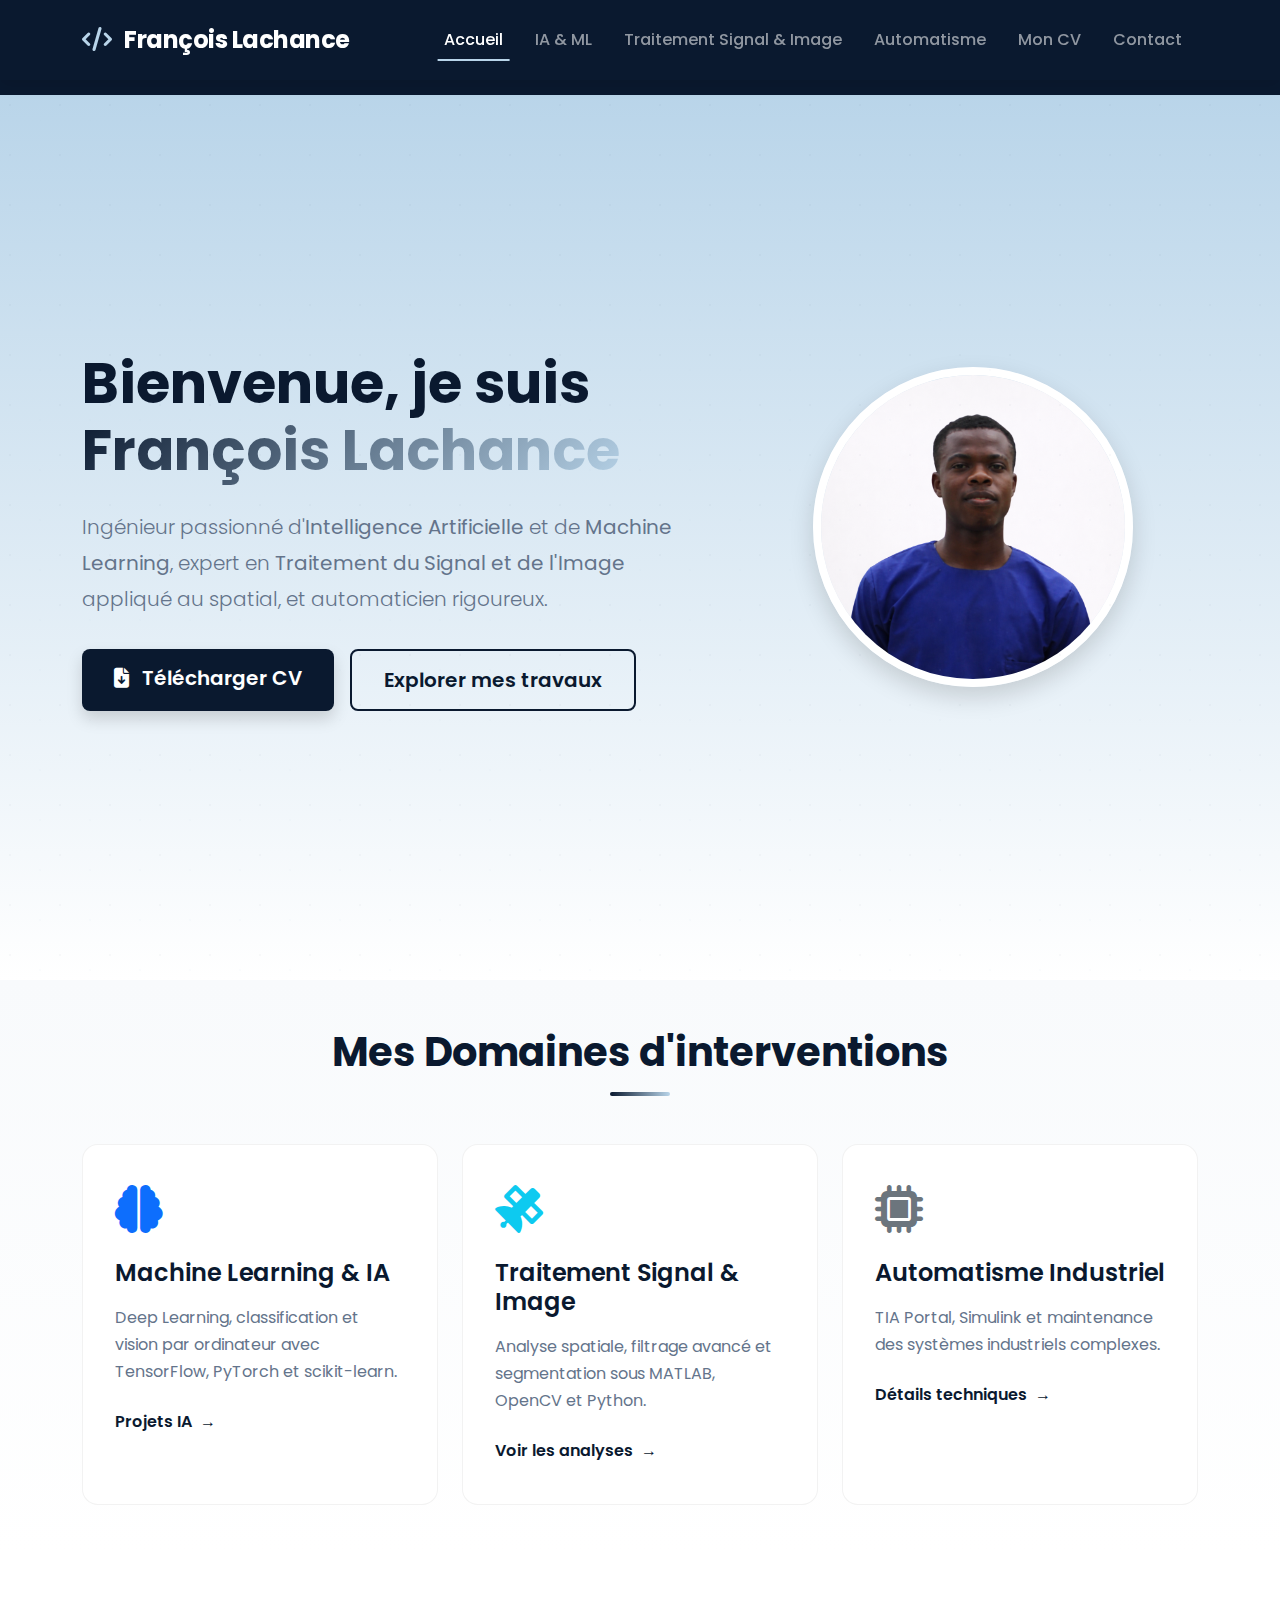
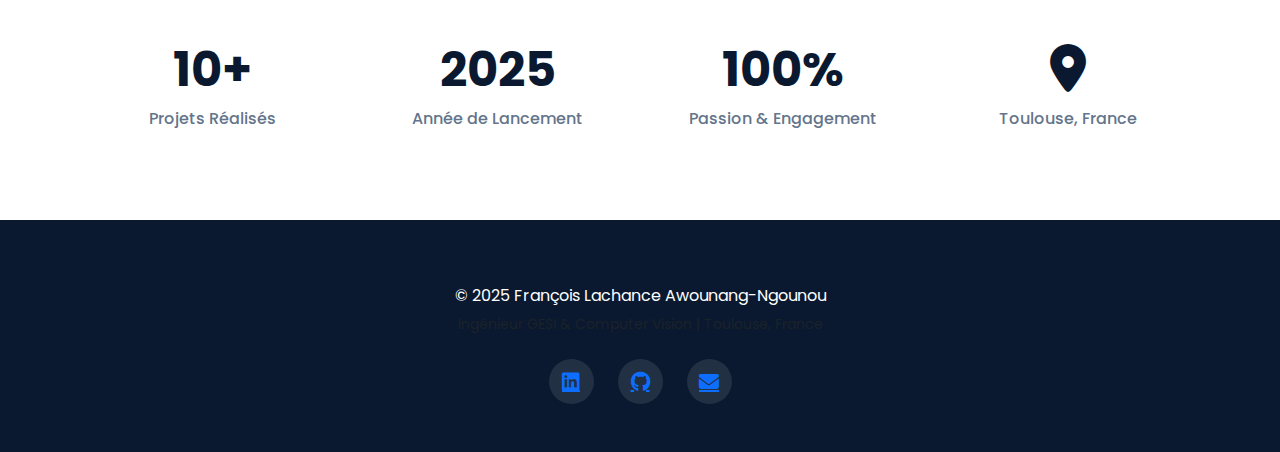
<file: index.html>
<!DOCTYPE html>
<html lang="fr">
<head>
    <meta charset="UTF-8">
    <meta name="viewport" content="width=device-width, initial-scale=1.0">
    <meta name="description" content="Portfolio de François Lachance - Ingénieur IA & Traitement du Signal, expert en Machine Learning, vision par ordinateur et analyse spatiale à Toulouse">
    <meta name="keywords" content="IA, Machine Learning, Traitement Signal, Deep Learning, Ingénieur, Toulouse">
    <meta name="author" content="François Lachance">
    
    <!-- Open Graph -->
    <meta property="og:title" content="François Lachance - Ingénieur IA & Signal">
    <meta property="og:description" content="Expert en Machine Learning et Traitement du Signal appliqué au spatial">
    <meta property="og:type" content="website">
    
    <title>François Lachance - Ingénieur IA & Signal | Portfolio</title>
    
    <!-- Preconnect pour optimisation -->
    <link rel="preconnect" href="https://fonts.googleapis.com">
    <link rel="preconnect" href="https://fonts.gstatic.com" crossorigin>
    <link rel="preconnect" href="https://cdnjs.cloudflare.com">
    
    <!-- Fonts optimisées -->
    <link href="https://fonts.googleapis.com/css2?family=Poppins:wght@300;400;600;700&display=swap" rel="stylesheet">
    
    <!-- CSS optimisé - Un seul framework -->
    <link href="https://cdnjs.cloudflare.com/ajax/libs/bootstrap/5.3.0/css/bootstrap.min.css" rel="stylesheet">
    <link href="https://cdnjs.cloudflare.com/ajax/libs/font-awesome/6.4.0/css/all.min.css" rel="stylesheet">

    <style>
        :root {
            --navy-deep: #0a192f;
            --navy-light: #112240;
            --light-sky: #b8d4e9;
            --sky-hover: #d4e8f5;
            --text-primary: #1e293b;
            --text-secondary: #64748b;
            --white: #ffffff;
            --shadow-sm: 0 2px 8px rgba(0, 0, 0, 0.08);
            --shadow-md: 0 4px 16px rgba(0, 0, 0, 0.12);
            --shadow-lg: 0 10px 25px rgba(0, 0, 0, 0.15);
            --transition-base: all 0.3s cubic-bezier(0.4, 0, 0.2, 1);
            --transition-smooth: all 0.5s cubic-bezier(0.175, 0.885, 0.32, 1.275);
        }

        * {
            margin: 0;
            padding: 0;
            box-sizing: border-box;
        }

        body {
            font-family: 'Poppins', -apple-system, BlinkMacSystemFont, sans-serif;
            color: var(--text-primary);
            line-height: 1.6;
            overflow-x: hidden;
        }

        /* ====================
           NAVIGATION AMÉLIORÉE
           ==================== */
        .navbar {
            background: var(--navy-deep) !important;
            box-shadow: var(--shadow-md);
            transition: var(--transition-base);
            padding: 1rem 0;
        }

        .navbar.scrolled {
            padding: 0.5rem 0;
            box-shadow: var(--shadow-lg);
        }

        .navbar-brand {
            font-size: 1.5rem;
            font-weight: 700;
            letter-spacing: -0.5px;
            transition: var(--transition-base);
        }

        .navbar-brand:hover {
            transform: translateY(-2px);
        }

        .brand-icon {
            color: var(--light-sky);
            transition: var(--transition-base);
        }

        .navbar-brand:hover .brand-icon {
            transform: rotate(360deg);
        }

        .nav-link {
            position: relative;
            padding: 0.5rem 1rem !important;
            font-weight: 500;
            transition: var(--transition-base);
        }

        .nav-link::after {
            content: '';
            position: absolute;
            bottom: 0;
            left: 50%;
            width: 0;
            height: 2px;
            background: var(--light-sky);
            transition: var(--transition-base);
            transform: translateX(-50%);
        }

        .nav-link:hover::after,
        .nav-link.active::after {
            width: 80%;
        }

        /* ====================
           HERO SECTION INTERACTIVE
           ==================== */
        .hero-section {
            position: relative;
            background: linear-gradient(180deg, var(--light-sky) 0%, var(--white) 100%);
            min-height: 100vh;
            display: flex;
            align-items: center;
            overflow: hidden;
        }

        /* Bande supérieure interactive */
        .hero-section::before {
            content: "";
            position: absolute;
            top: 0;
            left: 0;
            width: 100%;
            height: 15px;
            background-color: var(--navy-deep);
            transition: var(--transition-base);
            z-index: 100;
        }

        .hero-section:hover::before {
            background-color: var(--white);
            box-shadow: var(--shadow-sm);
        }

        /* Effet de particules en arrière-plan */
        .hero-section::after {
            content: "";
            position: absolute;
            top: 0;
            left: 0;
            width: 100%;
            height: 100%;
            background-image: 
                radial-gradient(circle at 20% 50%, rgba(10, 25, 47, 0.05) 1px, transparent 1px),
                radial-gradient(circle at 80% 80%, rgba(184, 212, 233, 0.1) 1px, transparent 1px);
            background-size: 50px 50px;
            pointer-events: none;
            opacity: 0.5;
        }

        .hero-content {
            position: relative;
            z-index: 10;
        }

        .hero-section h1 {
            font-size: clamp(2rem, 5vw, 3.5rem);
            font-weight: 700;
            line-height: 1.2;
            margin-bottom: 1.5rem;
            color: var(--navy-deep);
        }

        .hero-section h1 span {
            background: linear-gradient(135deg, var(--navy-deep), var(--light-sky));
            -webkit-background-clip: text;
            -webkit-text-fill-color: transparent;
            background-clip: text;
        }

        .hero-section .lead {
            font-size: clamp(1rem, 2vw, 1.25rem);
            color: var(--text-secondary);
            max-width: 600px;
            line-height: 1.8;
        }

        /* Photo de profil améliorée */
        .profile-photo-wrapper {
            position: relative;
            display: inline-block;
        }

        .profile-photo {
            width: 100%;
            max-width: 320px;
            aspect-ratio: 1;
            object-fit: cover;
            border-radius: 50%;
            border: 8px solid var(--white);
            box-shadow: var(--shadow-lg);
            display: block;
            margin: 0 auto;
            transition: var(--transition-smooth);
        }

        .profile-photo:hover {
            transform: scale(1.05) rotate(3deg);
            box-shadow: 0 20px 40px rgba(0, 0, 0, 0.2);
        }

        /* Cercle décoratif animé */
        .profile-photo-wrapper::before {
            content: '';
            position: absolute;
            inset: -10px;
            border-radius: 50%;
            background: linear-gradient(135deg, var(--light-sky), var(--navy-deep));
            opacity: 0.2;
            z-index: -1;
            animation: pulse 3s ease-in-out infinite;
        }

        @keyframes pulse {
            0%, 100% { transform: scale(1); opacity: 0.2; }
            50% { transform: scale(1.1); opacity: 0.3; }
        }

        /* Boutons CTA améliorés */
        .cta-buttons {
            display: flex;
            gap: 1rem;
            flex-wrap: wrap;
            margin-top: 2rem;
        }

        .btn-primary {
            background: var(--navy-deep);
            border: none;
            padding: 0.875rem 2rem;
            font-weight: 600;
            transition: var(--transition-base);
            position: relative;
            overflow: hidden;
        }

        .btn-primary::before {
            content: '';
            position: absolute;
            top: 50%;
            left: 50%;
            width: 0;
            height: 0;
            border-radius: 50%;
            background: rgba(255, 255, 255, 0.2);
            transform: translate(-50%, -50%);
            transition: width 0.6s, height 0.6s;
        }

        .btn-primary:hover::before {
            width: 300px;
            height: 300px;
        }

        .btn-primary:hover {
            transform: translateY(-3px);
            box-shadow: var(--shadow-lg);
            background: var(--navy-light);
        }

        .btn-outline-dark {
            border: 2px solid var(--navy-deep);
            color: var(--navy-deep);
            padding: 0.875rem 2rem;
            font-weight: 600;
            transition: var(--transition-base);
        }

        .btn-outline-dark:hover {
            background: var(--navy-deep);
            color: var(--white);
            transform: translateY(-3px);
            box-shadow: var(--shadow-md);
        }

        /* ====================
           SECTION EXPERTISE
           ==================== */
        #expertise {
            padding: 5rem 0;
            background: linear-gradient(180deg, #f8fafc 0%, var(--white) 100%);
        }

        .section-title {
            position: relative;
            margin-bottom: 3rem;
        }

        .section-title h2 {
            font-size: clamp(2rem, 4vw, 2.5rem);
            font-weight: 700;
            color: var(--navy-deep);
            margin-bottom: 1rem;
        }

        .title-underline {
            width: 60px;
            height: 4px;
            background: linear-gradient(90deg, var(--navy-deep), var(--light-sky));
            margin: 0 auto;
            border-radius: 2px;
        }

        .expertise-card {
            background: var(--white);
            border-radius: 16px;
            padding: 2.5rem 2rem;
            transition: var(--transition-smooth);
            border: 1px solid rgba(0, 0, 0, 0.05);
            height: 100%;
            position: relative;
            overflow: hidden;
        }

        .expertise-card::before {
            content: '';
            position: absolute;
            top: 0;
            left: 0;
            width: 100%;
            height: 4px;
            background: linear-gradient(90deg, var(--navy-deep), var(--light-sky));
            transform: scaleX(0);
            transition: var(--transition-base);
        }

        .expertise-card:hover {
            transform: translateY(-10px);
            box-shadow: var(--shadow-lg);
        }

        .expertise-card:hover::before {
            transform: scaleX(1);
        }

        .expertise-card i {
            transition: var(--transition-smooth);
        }

        .expertise-card:hover i {
            transform: scale(1.2) rotateY(360deg);
        }

        .expertise-card h3 {
            font-size: 1.5rem;
            font-weight: 600;
            margin: 1.5rem 0 1rem;
            color: var(--navy-deep);
        }

        .expertise-card p {
            color: var(--text-secondary);
            margin-bottom: 1.5rem;
            line-height: 1.7;
        }

        .expertise-card a {
            color: var(--navy-deep);
            font-weight: 600;
            text-decoration: none;
            transition: var(--transition-base);
            display: inline-flex;
            align-items: center;
            gap: 0.5rem;
        }

        .expertise-card a::after {
            content: '→';
            transition: var(--transition-base);
        }

        .expertise-card a:hover {
            color: var(--light-sky);
            gap: 1rem;
        }

        /* ====================
           SECTION STATISTIQUES
           ==================== */
        .stats-section {
            background: var(--white);
            padding: 4rem 0;
        }

        .stat-item {
            text-align: center;
            padding: 1.5rem;
            transition: var(--transition-base);
            border-radius: 12px;
        }

        .stat-item:hover {
            background: var(--light-sky);
            transform: scale(1.05);
        }

        .stat-item h2 {
            font-size: clamp(2rem, 4vw, 3rem);
            font-weight: 700;
            color: var(--navy-deep);
            margin-bottom: 0.5rem;
        }

        .stat-item p {
            color: var(--text-secondary);
            font-weight: 500;
            margin: 0;
        }

        /* ====================
           FOOTER INTERACTIF
           ==================== */
        footer {
            position: relative;
            background-color: var(--navy-deep);
            border-top: 15px solid var(--navy-deep);
            transition: var(--transition-base);
            padding: 3rem 0;
        }

        footer:hover {
            border-top-color: var(--light-sky);
        }

        footer p {
            margin-bottom: 0.5rem;
        }

        .social-links {
            margin-top: 1.5rem;
            display: flex;
            justify-content: center;
            gap: 1.5rem;
        }

        .social-links a {
            width: 45px;
            height: 45px;
            display: inline-flex;
            align-items: center;
            justify-content: center;
            background: rgba(255, 255, 255, 0.1);
            border-radius: 50%;
            transition: var(--transition-base);
            border: 2px solid transparent;
        }

        .social-links a:hover {
            background: var(--light-sky);
            color: var(--navy-deep) !important;
            transform: translateY(-5px) rotate(5deg);
            border-color: var(--white);
        }

        /* ====================
           ANIMATIONS OPTIMISÉES
           ==================== */
        @keyframes fadeInUp {
            from {
                opacity: 0;
                transform: translateY(30px);
            }
            to {
                opacity: 1;
                transform: translateY(0);
            }
        }

        @keyframes fadeInLeft {
            from {
                opacity: 0;
                transform: translateX(-30px);
            }
            to {
                opacity: 1;
                transform: translateX(0);
            }
        }

        @keyframes zoomIn {
            from {
                opacity: 0;
                transform: scale(0.8);
            }
            to {
                opacity: 1;
                transform: scale(1);
            }
        }

        .animate-fadeInLeft {
            animation: fadeInLeft 0.8s ease-out;
        }

        .animate-fadeInUp {
            animation: fadeInUp 0.8s ease-out;
        }

        .animate-zoomIn {
            animation: zoomIn 1s ease-out;
        }

        .delay-200 {
            animation-delay: 0.2s;
            animation-fill-mode: backwards;
        }

        .delay-400 {
            animation-delay: 0.4s;
            animation-fill-mode: backwards;
        }

        /* ====================
           RESPONSIVE DESIGN
           ==================== */
        @media (max-width: 991px) {
            .navbar-nav {
                padding: 1rem 0;
            }

            .nav-link {
                padding: 0.75rem 1rem !important;
            }

            .hero-section {
                padding: 3rem 0;
            }

            .cta-buttons {
                justify-content: center;
            }

            .profile-photo {
                max-width: 250px;
            }
        }

        @media (max-width: 768px) {
            .cta-buttons {
                flex-direction: column;
                align-items: stretch;
            }

            .btn-primary,
            .btn-outline-dark {
                width: 100%;
                text-align: center;
            }

            .expertise-card {
                margin-bottom: 1.5rem;
            }

            .social-links {
                gap: 1rem;
            }
        }

        /* ====================
           ACCESSIBILITÉ
           ==================== */
        @media (prefers-reduced-motion: reduce) {
            *,
            *::before,
            *::after {
                animation-duration: 0.01ms !important;
                animation-iteration-count: 1 !important;
                transition-duration: 0.01ms !important;
            }
        }

        /* Focus visible pour navigation clavier */
        :focus-visible {
            outline: 3px solid var(--light-sky);
            outline-offset: 3px;
            border-radius: 4px;
        }

        /* Skip to main content (accessibilité) */
        .skip-link {
            position: absolute;
            top: -40px;
            left: 0;
            background: var(--navy-deep);
            color: var(--white);
            padding: 8px;
            z-index: 1000;
            text-decoration: none;
        }

        .skip-link:focus {
            top: 0;
        }

        /* Impression */
        @media print {
            nav, footer, .cta-buttons {
                display: none;
            }
            
            .hero-section::before,
            .hero-section::after {
                display: none;
            }
        }
    </style>
</head>

<body>
    <!-- Lien d'accessibilité -->
    <a href="#main-content" class="skip-link">Aller au contenu principal</a>

    <!-- Navigation -->
    <nav class="navbar navbar-expand-lg navbar-dark sticky-top" id="mainNavbar" role="navigation" aria-label="Navigation principale">
        <div class="container">
            <a class="navbar-brand fw-bold" href="index.html" aria-label="Retour à l'accueil">
                <span class="brand-icon me-2" aria-hidden="true"><i class="fas fa-code"></i></span>
                François Lachance
            </a>
            <button class="navbar-toggler" type="button" data-bs-toggle="collapse" data-bs-target="#navbarNav" 
                    aria-controls="navbarNav" aria-expanded="false" aria-label="Basculer la navigation">
                <span class="navbar-toggler-icon"></span>
            </button>
            <div class="collapse navbar-collapse" id="navbarNav">
                <ul class="navbar-nav ms-auto">
                    <li class="nav-item">
                        <a class="nav-link active" href="index.html" aria-current="page">Accueil</a>
                    </li>
                    <li class="nav-item">
                        <a class="nav-link" href="machine-learning.html">IA & ML</a>
                    </li>
                    <li class="nav-item">
                        <a class="nav-link" href="matlab.html">Traitement Signal & Image</a>
                    </li>
                    <li class="nav-item">
                        <a class="nav-link" href="web.html">Automatisme</a>
                    </li> 
                    <li class="nav-item">
                        <a class="nav-link" href="cv-op.html">Mon CV</a>
                    </li>
                    <li class="nav-item">
                        <a class="nav-link" href="contact.html">Contact</a>
                    </li>
                </ul>
            </div>
        </div>
    </nav>

    <!-- Hero Section -->
    <main id="main-content">
        <section class="hero-section" aria-labelledby="hero-title">
            <div class="container">
                <div class="row align-items-center">
                    <div class="col-lg-7 text-center text-lg-start hero-content">
                        <h1 id="hero-title" class="animate-fadeInLeft">
                            Bienvenue, je suis<br>
                            <span>François Lachance</span>
                        </h1>
                        <p class="lead animate-fadeInUp delay-200">
                            Ingénieur passionné d'<strong>Intelligence Artificielle</strong> et de <strong>Machine Learning</strong>, 
                            expert en <strong>Traitement du Signal et de l'Image</strong> appliqué au spatial, 
                            et automaticien rigoureux.
                        </p>
                        <div class="cta-buttons animate-fadeInUp delay-400">
                            <a href="cv-op.html" class="btn btn-primary btn-lg shadow" aria-label="Télécharger mon CV">
                                <i class="fas fa-file-download me-2" aria-hidden="true"></i>
                                Télécharger CV
                            </a>
                            <a href="#expertise" class="btn btn-outline-dark btn-lg">
                                Explorer mes travaux
                            </a>
                        </div>
                    </div>
                    
                    <div class="col-lg-5 text-center mt-5 mt-lg-0">
                        <div class="profile-photo-wrapper animate-zoomIn">
                            <img src="assets/aaa.png" 
                                 alt="Photo de profil de François Lachance, ingénieur en IA et traitement du signal" 
                                 class="profile-photo"
                                 loading="eager">
                        </div>
                    </div>
                </div>
            </div>
        </section>

        <!-- Section Expertise -->
        <section id="expertise" class="py-5" aria-labelledby="expertise-title">
            <div class="container">
                <div class="section-title text-center">
                    <h2 id="expertise-title">Mes Domaines d'interventions</h2>
                    <div class="title-underline"></div>
                </div>
                
                <div class="row g-4">
                    <div class="col-md-4">
                        <article class="expertise-card">
                            <i class="fas fa-brain fa-3x text-primary" aria-hidden="true"></i>
                            <h3>Machine Learning & IA</h3>
                            <p>
                                Deep Learning, classification et vision par ordinateur 
                                avec TensorFlow, PyTorch et scikit-learn.
                            </p>
                            <a href="machine-learning.html" aria-label="Voir mes projets en Intelligence Artificielle">
                                Projets IA
                            </a>
                        </article>
                    </div>
                    
                    <div class="col-md-4">
                        <article class="expertise-card">
                            <i class="fas fa-satellite fa-3x text-info" aria-hidden="true"></i>
                            <h3>Traitement Signal & Image</h3> 
                            <p>
                                Analyse spatiale, filtrage avancé et segmentation 
                                sous MATLAB, OpenCV et Python.
                            </p>
                            <a href="matlab.html" aria-label="Voir mes analyses en traitement du signal">
                                Voir les analyses
                            </a>
                        </article>
                    </div>
                    
                    <div class="col-md-4">
                        <article class="expertise-card">
                            <i class="fas fa-microchip fa-3x text-secondary" aria-hidden="true"></i>
                            <h3>Automatisme Industriel</h3>
                            <p>
                                TIA Portal, Simulink et maintenance 
                                des systèmes industriels complexes.
                            </p>
                            <a href="web.html" aria-label="Voir les détails techniques en automatisme">
                                Détails techniques
                            </a>
                        </article>
                    </div>
                </div>
            </div>
        </section>

        <!-- Section Statistiques -->
        <section class="stats-section" aria-label="Statistiques du portfolio">
            <div class="container">
                <div class="row">
                    <div class="col-6 col-md-3">
                        <div class="stat-item">
                            <h2>10+</h2>
                            <p>Projets Réalisés</p>
                        </div>
                    </div>
                    <div class="col-6 col-md-3">
                        <div class="stat-item">
                            <h2>2025</h2>
                            <p>Année de Lancement</p>
                        </div>
                    </div>
                    <div class="col-6 col-md-3">
                        <div class="stat-item">
                            <h2>100%</h2>
                            <p>Passion & Engagement</p>
                        </div>
                    </div>
                    <div class="col-6 col-md-3">
                        <div class="stat-item">
                            <h2><i class="fas fa-map-marker-alt"></i></h2>
                            <p>Toulouse, France</p>
                        </div>
                    </div>
                </div>
            </div>
        </section>
    </main>

    <!-- Footer -->
    <footer role="contentinfo">
        <div class="container text-center text-white">
            <p class="mb-1">&copy; 2025 François Lachance Awounang-Ngounou</p>
            <p class="small text-muted">Ingénieur GESI & Computer Vision | Toulouse, France</p>
            <nav class="social-links" aria-label="Réseaux sociaux">
                <a href="https://www.linkedin.com/in/francois-l-a35723204" 
                   target="_blank" 
                   rel="noopener noreferrer"
                   aria-label="Visitez mon profil LinkedIn">
                    <i class="fab fa-linkedin fa-lg" aria-hidden="true"></i>
                </a>
                <a href="https://github.com/lachance123-francois" 
                   target="_blank" 
                   rel="noopener noreferrer"
                   aria-label="Visitez mon profil GitHub">
                    <i class="fab fa-github fa-lg" aria-hidden="true"></i>
                </a>
                <a href="mailto:votre.email@example.com" 
                   aria-label="Envoyez-moi un email">
                    <i class="fas fa-envelope fa-lg" aria-hidden="true"></i>
                </a>
            </nav>
        </div>
    </footer>

    <!-- Scripts optimisés -->
    <script src="https://cdnjs.cloudflare.com/ajax/libs/bootstrap/5.3.0/js/bootstrap.bundle.min.js" defer></script>
    
    <script>
        // Navbar scroll effect
        window.addEventListener('scroll', function() {
            const navbar = document.getElementById('mainNavbar');
            if (window.scrollY > 50) {
                navbar.classList.add('scrolled');
            } else {
                navbar.classList.remove('scrolled');
            }
        });

        // Smooth scroll pour les ancres
        document.querySelectorAll('a[href^="#"]').forEach(anchor => {
            anchor.addEventListener('click', function (e) {
                e.preventDefault();
                const target = document.querySelector(this.getAttribute('href'));
                if (target) {
                    target.scrollIntoView({
                        behavior: 'smooth',
                        block: 'start'
                    });
                }
            });
        });

        // Lazy loading pour les images (si besoin d'autres images)
        if ('loading' in HTMLImageElement.prototype) {
            const images = document.querySelectorAll('img[loading="lazy"]');
            images.forEach(img => {
                img.src = img.dataset.src;
            });
        }
    </script>
</body>
</html>
</file>
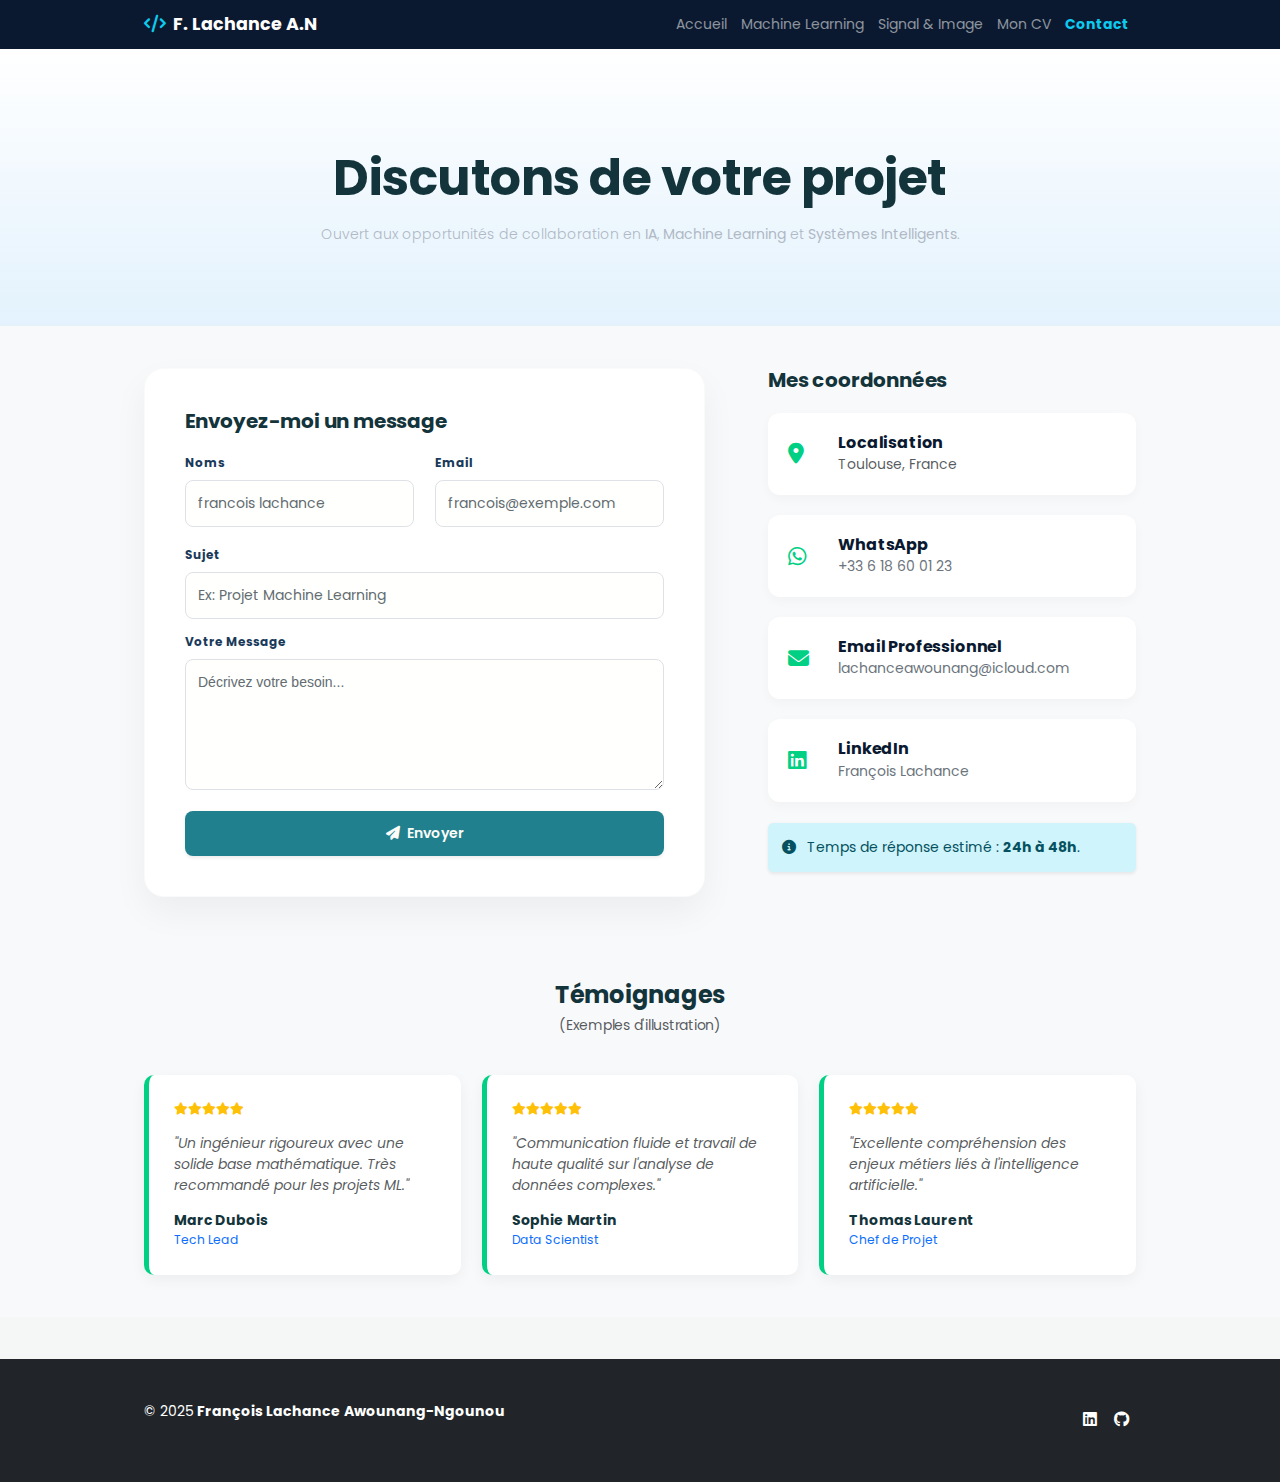
<file: contact.html>
<!DOCTYPE html>
<html lang="fr">
<head>
    <meta charset="UTF-8">
    <meta name="viewport" content="width=device-width, initial-scale=1.0">
    <title>Contact | François Lachance A.N</title>
    
    <link href="https://fonts.googleapis.com/css2?family=Poppins:wght@300;400;600&family=Space+Grotesk:wght@400;700&display=swap" rel="stylesheet">
    <link href="https://cdnjs.cloudflare.com/ajax/libs/bootstrap/5.3.0/css/bootstrap.min.css" rel="stylesheet">
    <link href="https://cdnjs.cloudflare.com/ajax/libs/font-awesome/6.4.0/css/all.min.css" rel="stylesheet">
    <link rel="stylesheet" href="https://cdnjs.cloudflare.com/ajax/libs/animate.css/4.1.1/animate.min.css"/>
    
    <link rel="stylesheet" href="css/main.css"> <style>
        :root {
            --navy-deep: #0a192f;
            --accent-blue: #0077b5;
            --accent-green: #00d084;
            --light-bg: #f4f7f6;
        }

        body { font-family: 'Poppins', sans-serif; background-color: var(--light-bg); }

        /* Hero Contact */
        /* Hero Contact - Nouveau Design */
        .hero-contact {
            /* Dégradé doux du blanc vers un bleu ciel très léger */
            background: linear-gradient(180deg, #ffffff 0%, #e3f2fd 100%);
            padding: 100px 0 80px;
            color: var(--navy-deep); /* Texte en bleu marine pour rester lisible */
            border-bottom: 1px solid rgba(0, 119, 181, 0.1);
        }

        /* On supprime la marge négative pour que le blanc soit uniforme */
        section.py-5.mt-n5 {
            margin-top: 0 !important;
            background-color: #f8f9fa; /* Gris très clair pour détacher le formulaire */
        }

        /* Ajustement de la Navbar si elle est sombre */
        .navbar-dark.bg-dark {
            background-color: #0a192f !important; /* On garde un contraste fort pour la navigation */
        }

        /* Modernisation de la carte de formulaire */
        .contact-form-card {
            background: white;
            border-radius: 20px;
            padding: 40px;
            box-shadow: 0 15px 35px rgba(0,0,0,0.05);
            border: 1px solid rgba(0,0,0,0.02);
        }
       

        .form-control {
            padding: 12px;
            border-radius: 8px;
            border: 1px solid #dee2e6;
            margin-bottom: 5px;
        }

        .form-control:focus {
            border-color: var(--accent-green);
            box-shadow: 0 0 0 0.25rem rgba(0, 208, 132, 0.1);
        }

        /* Info Blocks */
        .contact-info-item {
            display: flex;
            align-items: center;
            background: white;
            padding: 20px;
            border-radius: 12px;
            margin-bottom: 20px;
            box-shadow: 0 4px 12px rgba(0,0,0,0.03);
            transition: transform 0.3s ease;
        }

        .contact-info-item:hover { transform: translateX(10px); }

        .contact-info-item i {
            font-size: 1.5rem;
            color: var(--accent-green);
            width: 50px;
        }

        .contact-info-item h5 { margin-bottom: 2px; font-weight: 700; color: var(--navy-deep); }
        .contact-info-item a { text-decoration: none; color: #6c757d; }

        /* Expertise Card for Testimonials */
        .testimonial-card {
            background: white;
            border-left: 5px solid var(--accent-green);
            padding: 25px;
            border-radius: 10px;
            height: 100%;
            box-shadow: 0 5px 15px rgba(0,0,0,0.05);
        }
                /* Force la section de contact à être au-dessus du décor du header */
        section.py-5.mt-n5 {
            position: relative;
            z-index: 10;
        }

        /* Amélioration du style des liens pour qu'ils soient plus cliquables */
        .contact-info-item a {
            display: block; /* Rend toute la zone cliquable */
            width: 100%;
        }
    </style>
</head>
<body>

    <nav class="navbar navbar-expand-lg navbar-dark bg-dark sticky-top">
        <div class="container">
            <a class="navbar-brand fw-bold" href="index.html">
                <i class="fas fa-code me-2 text-info"></i>F. Lachance A.N
            </a>
            <button class="navbar-toggler" type="button" data-bs-toggle="collapse" data-bs-target="#navbarNav">
                <span class="navbar-toggler-icon"></span>
            </button>
            <div class="collapse navbar-collapse" id="navbarNav">
                <ul class="navbar-nav ms-auto">
                    <li class="nav-item"><a class="nav-link" href="index.html">Accueil</a></li>
                    <li class="nav-item"><a class="nav-link" href="machine-learning.html">Machine Learning</a></li>
                    <li class="nav-item"><a class="nav-link" href="matlab.html">Signal & Image</a></li>
                    <li class="nav-item"><a class="nav-link" href="cv.html">Mon CV</a></li>
                    <li class="nav-item"><a class="nav-link active fw-bold text-info" href="contact.html">Contact</a></li>
                </ul>
            </div>
        </div>
    </nav>

    <header class="hero-contact">
        <div class="container text-center">
            <h1 class="display-4 fw-bold animate__animated animate__fadeInDown">Discutons de votre projet</h1>
            <p class="lead animate__animated animate__fadeInUp" style="max-width: 700px; margin: auto;">
                Ouvert aux opportunités de collaboration en <strong>IA</strong>, <strong>Machine Learning</strong> et <strong>Systèmes Intelligents</strong>.
            </p>
        </div>
    </header>

    <section class="py-5 mt-n5">
        <div class="container">
            <div class="row g-5">
                
                <div class="col-lg-7">
                    <div class="contact-form-card animate__animated animate__fadeInLeft">
                        <h3 class="fw-bold mb-4">Envoyez-moi un message</h3>
                        <form action="https://formspree.io/f/VOTRE_ID" method="POST"> <div class="row">
                                <div class="col-md-6 mb-3">
                                    <label class="form-label fw-bold">Noms </label>
                                    <input type="text" name="name" class="form-control" placeholder="francois lachance" required>
                                </div>
                                <div class="col-md-6 mb-3">
                                    <label class="form-label fw-bold">Email</label>
                                    <input type="email" name="email" class="form-control" placeholder="francois@exemple.com" required>
                                </div>
                            </div>
                            <div class="mb-3">
                                <label class="form-label fw-bold">Sujet</label>
                                <input type="text" name="subject" class="form-control" placeholder="Ex: Projet Machine Learning" required>
                            </div>
                            <div class="mb-4">
                                <label class="form-label fw-bold">Votre Message</label>
                                <textarea name="message" class="form-control" rows="5" placeholder="Décrivez votre besoin..." required></textarea>
                            </div>
                            <button type="submit" class="btn btn-primary btn-lg w-100 shadow-sm">
                                <i class="fas fa-paper-plane me-2"></i>Envoyer
                            </button>
                        </form>
                    </div>
                </div>

                <div class="col-lg-5">
                    <div class="ps-lg-4">
                        <h3 class="fw-bold mb-4 text-navy-deep">Mes coordonnées</h3>
                        
                        <div class="contact-info-item animate__animated animate__fadeInRight">
                            <i class="fas fa-map-marker-alt"></i>
                            <div>
                                <h5>Localisation</h5>
                                <p class="text-muted mb-0">Toulouse, France</p>
                            </div>
                        </div>

                        <div class="contact-info-item animate__animated animate__fadeInRight" style="animation-delay: 0.1s;">
                            <i class="fab fa-whatsapp"></i>
                            <div>
                                <h5>WhatsApp</h5>
                                <a href="https://wa.me/33618600123" target="_blank">+33 6 18 60 01 23</a>
                            </div>
                        </div>

                        <div class="contact-info-item animate__animated animate__fadeInRight" style="animation-delay: 0.2s;">
                            <i class="fas fa-envelope"></i>
                            <div>
                                <h5>Email Professionnel</h5>
                                <a href="mailto:lachanceawounang@icloud.com">lachanceawounang@icloud.com</a>
                            </div>
                        </div>

                        <div class="contact-info-item animate__animated animate__fadeInRight" style="animation-delay: 0.3s;">
                            <i class="fab fa-linkedin"></i>
                            <div>
                                <h5>LinkedIn</h5>
                                <a href="https://www.linkedin.com/in/francois-l-a35723204?/" target="_blank">François Lachance</a>
                            </div>
                        </div>

                        <div class="alert alert-info border-0 shadow-sm mt-4">
                            <i class="fas fa-info-circle me-2"></i>
                            Temps de réponse estimé : <strong>24h à 48h</strong>.
                        </div>
                    </div>
                </div>
            </div>
        </div>
    </section>

    <section class="py-5 bg-light">
        <div class="container">
            <h2 class="text-center fw-bold mb-5">Témoignages <small class="text-muted d-block fs-6 fw-normal mt-2">(Exemples d'illustration)</small></h2>
            <div class="row g-4">
                <div class="col-md-4">
                    <div class="testimonial-card">
                        <div class="text-warning mb-3 small"><i class="fas fa-star"></i><i class="fas fa-star"></i><i class="fas fa-star"></i><i class="fas fa-star"></i><i class="fas fa-star"></i></div>
                        <p class="fst-italic text-muted">"Un ingénieur rigoureux avec une solide base mathématique. Très recommandé pour les projets ML."</p>
                        <h6 class="fw-bold mb-0">Marc Dubois</h6>
                        <small class="text-primary">Tech Lead</small>
                    </div>
                </div>
                <div class="col-md-4">
                    <div class="testimonial-card">
                        <div class="text-warning mb-3 small"><i class="fas fa-star"></i><i class="fas fa-star"></i><i class="fas fa-star"></i><i class="fas fa-star"></i><i class="fas fa-star"></i></div>
                        <p class="fst-italic text-muted">"Communication fluide et travail de haute qualité sur l'analyse de données complexes."</p>
                        <h6 class="fw-bold mb-0">Sophie Martin</h6>
                        <small class="text-primary">Data Scientist</small>
                    </div>
                </div>
                <div class="col-md-4">
                    <div class="testimonial-card">
                        <div class="text-warning mb-3 small"><i class="fas fa-star"></i><i class="fas fa-star"></i><i class="fas fa-star"></i><i class="fas fa-star"></i><i class="fas fa-star"></i></div>
                        <p class="fst-italic text-muted">"Excellente compréhension des enjeux métiers liés à l'intelligence artificielle."</p>
                        <h6 class="fw-bold mb-0">Thomas Laurent</h6>
                        <small class="text-primary">Chef de Projet</small>
                    </div>
                </div>
            </div>
        </div>
    </section>

    <footer class="bg-dark text-white py-5 mt-5">
        <div class="container">
            <div class="row align-items-center text-center text-md-start">
                <div class="col-md-8">
                    <p class="mb-0">© 2025 <strong>François Lachance Awounang-Ngounou</strong></p>
                    <small class="text-muted">Ingénieur Polytechnicien | Spécialiste Signal, Image & Apprentissage Automatique</small>
                </div>
                <div class="col-md-4 text-md-end mt-3 mt-md-0">
                    <a href="#" class="text-white mx-2"><i class="fab fa-linkedin fa-lg"></i></a>
                    <a href="#" class="text-white mx-2"><i class="fab fa-github fa-lg"></i></a>
                </div>
            </div>
        </div>
    </footer>

    <script src="https://cdnjs.cloudflare.com/ajax/libs/bootstrap/5.3.0/js/bootstrap.bundle.min.js"></script>
</body>
</html>
</file>
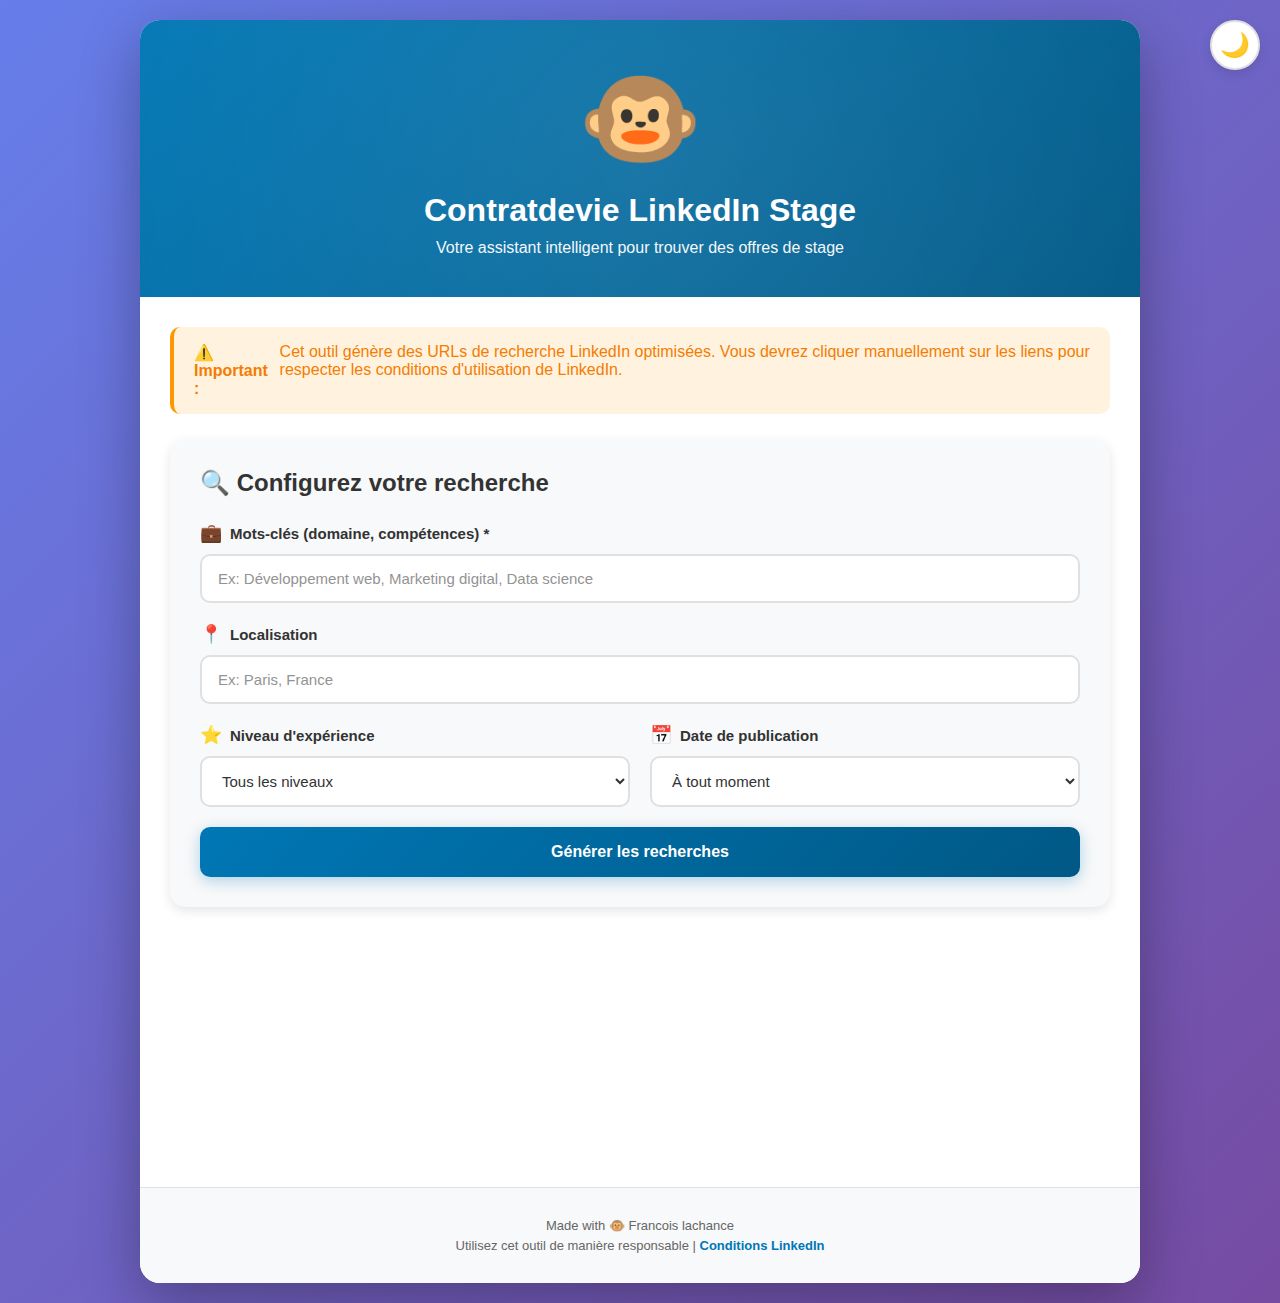
<file: contratdevie.html>
<!DOCTYPE html>
<html lang="fr">
<head>
    <meta charset="UTF-8">
    <meta name="viewport" content="width=device-width, initial-scale=1.0">
    <meta name="description" content="Trouvez rapidement des offres de stage sur LinkedIn avec LinkedIn Stage Tracker">
    <meta name="keywords" content="LinkedIn, stage, internship, recherche emploi, alternance">
    <meta name="author" content="Contratdevie Stage ">
    
    <title>🐵 Contratdevie LinkedIn Stage - Trouvez votre stage facilement</title>
    
    <link rel="stylesheet" href="css/styles1.css">
    <link rel="manifest" href="manifest.json">
    
    <!-- Favicon -->
    <link rel="icon" href="data:image/svg+xml,<svg xmlns=%22http://www.w3.org/2000/svg%22 viewBox=%220 0 100 100%22><text y=%22.9em%22 font-size=%2290%22>🐵</text></svg>">
</head>
<body>
    <!-- Toggle Theme Button -->
    <button class="theme-toggle" onclick="toggleTheme()" aria-label="Changer de thème">
        <span class="theme-icon">🌙</span>
    </button>

    <div class="container">
        <!-- Header -->
        <header class="header">
            <div class="logo">🐵</div>
            <h1>Contratdevie LinkedIn Stage </h1>
            <p>Votre assistant intelligent pour trouver des offres de stage</p>
        </header>

        <!-- Main Content -->
        <main class="content">
            <!-- Alert Info -->
            <div class="alert alert-warning">
                <strong>⚠️ Important :</strong> Cet outil génère des URLs de recherche LinkedIn optimisées. 
                Vous devrez cliquer manuellement sur les liens pour respecter les conditions d'utilisation de LinkedIn.
            </div>

            <!-- Search Section -->
            <section class="search-section">
                <h2>🔍 Configurez votre recherche</h2>
                
                <form id="searchForm" onsubmit="event.preventDefault(); generateSearchLinks();">
                    <div class="form-group">
                        <label for="keywords">
                            <span class="label-icon">💼</span>
                            Mots-clés (domaine, compétences) *
                        </label>
                        <input 
                            type="text" 
                            id="keywords" 
                            placeholder="Ex: Développement web, Marketing digital, Data science"
                            required
                        >
                    </div>

                    <div class="form-group">
                        <label for="location">
                            <span class="label-icon">📍</span>
                            Localisation
                        </label>
                        <input 
                            type="text" 
                            id="location" 
                            placeholder="Ex: Paris, France"
                        >
                    </div>

                    <div class="form-row">
                        <div class="form-group">
                            <label for="experience">
                                <span class="label-icon">⭐</span>
                                Niveau d'expérience
                            </label>
                            <select id="experience">
                                <option value="">Tous les niveaux</option>
                                <option value="1">Débutant</option>
                                <option value="2">Intermédiaire</option>
                            </select>
                        </div>

                        <div class="form-group">
                            <label for="datePosted">
                                <span class="label-icon">📅</span>
                                Date de publication
                            </label>
                            <select id="datePosted">
                                <option value="">À tout moment</option>
                                <option value="r86400">Dernières 24 heures</option>
                                <option value="r604800">Dernière semaine</option>
                                <option value="r2592000">Dernier mois</option>
                            </select>
                        </div>
                    </div>

                    <button type="submit" class="btn btn-primary">
                         Générer les recherches
                    </button>
                </form>
            </section>

            <!-- Loading -->
            <div class="loading" id="loading">
                <div class="spinner"></div>
                <p>Génération des liens de recherche...</p>
            </div>

            <!-- Statistics -->
            <div class="stats" id="stats">
                <div class="stat-card">
                    <div class="stat-number" id="linkCount">0</div>
                    <div class="stat-label">Liens générés</div>
                </div>
                <div class="stat-card">
                    <div class="stat-number" id="savedSearches">0</div>
                    <div class="stat-label">Recherches sauvegardées</div>
                </div>
                <div class="stat-card">
                    <div class="stat-number" id="totalSearches">0</div>
                    <div class="stat-label">Total effectué</div>
                </div>
            </div>

            <!-- Tabs -->
            <div class="tabs" id="tabsContainer">
                <button class="tab active" onclick="showTab('results')">
                    Résultats
                </button>
                <button class="tab" onclick="showTab('history')">
                    Historique
                </button>
                <button class="tab" onclick="showTab('favorites')">
                    Favoris
                </button>
            </div>

            <!-- Results Section -->
            <section class="results tab-content active" id="results"></section>

            <!-- History Section -->
            <section class="history tab-content" id="history"></section>

            <!-- Favorites Section -->
            <section class="favorites tab-content" id="favorites"></section>
        </main>

        <!-- Footer -->
        <footer class="footer">
            <p>Made with 🐵 Francois lachance</p>
            <p>Utilisez cet outil de manière responsable | <a href="https://www.linkedin.com/legal/user-agreement" target="_blank">Conditions LinkedIn</a></p>
        </footer>
    </div>

    <script src="app.js"></script>
</body>
</html>
</file>
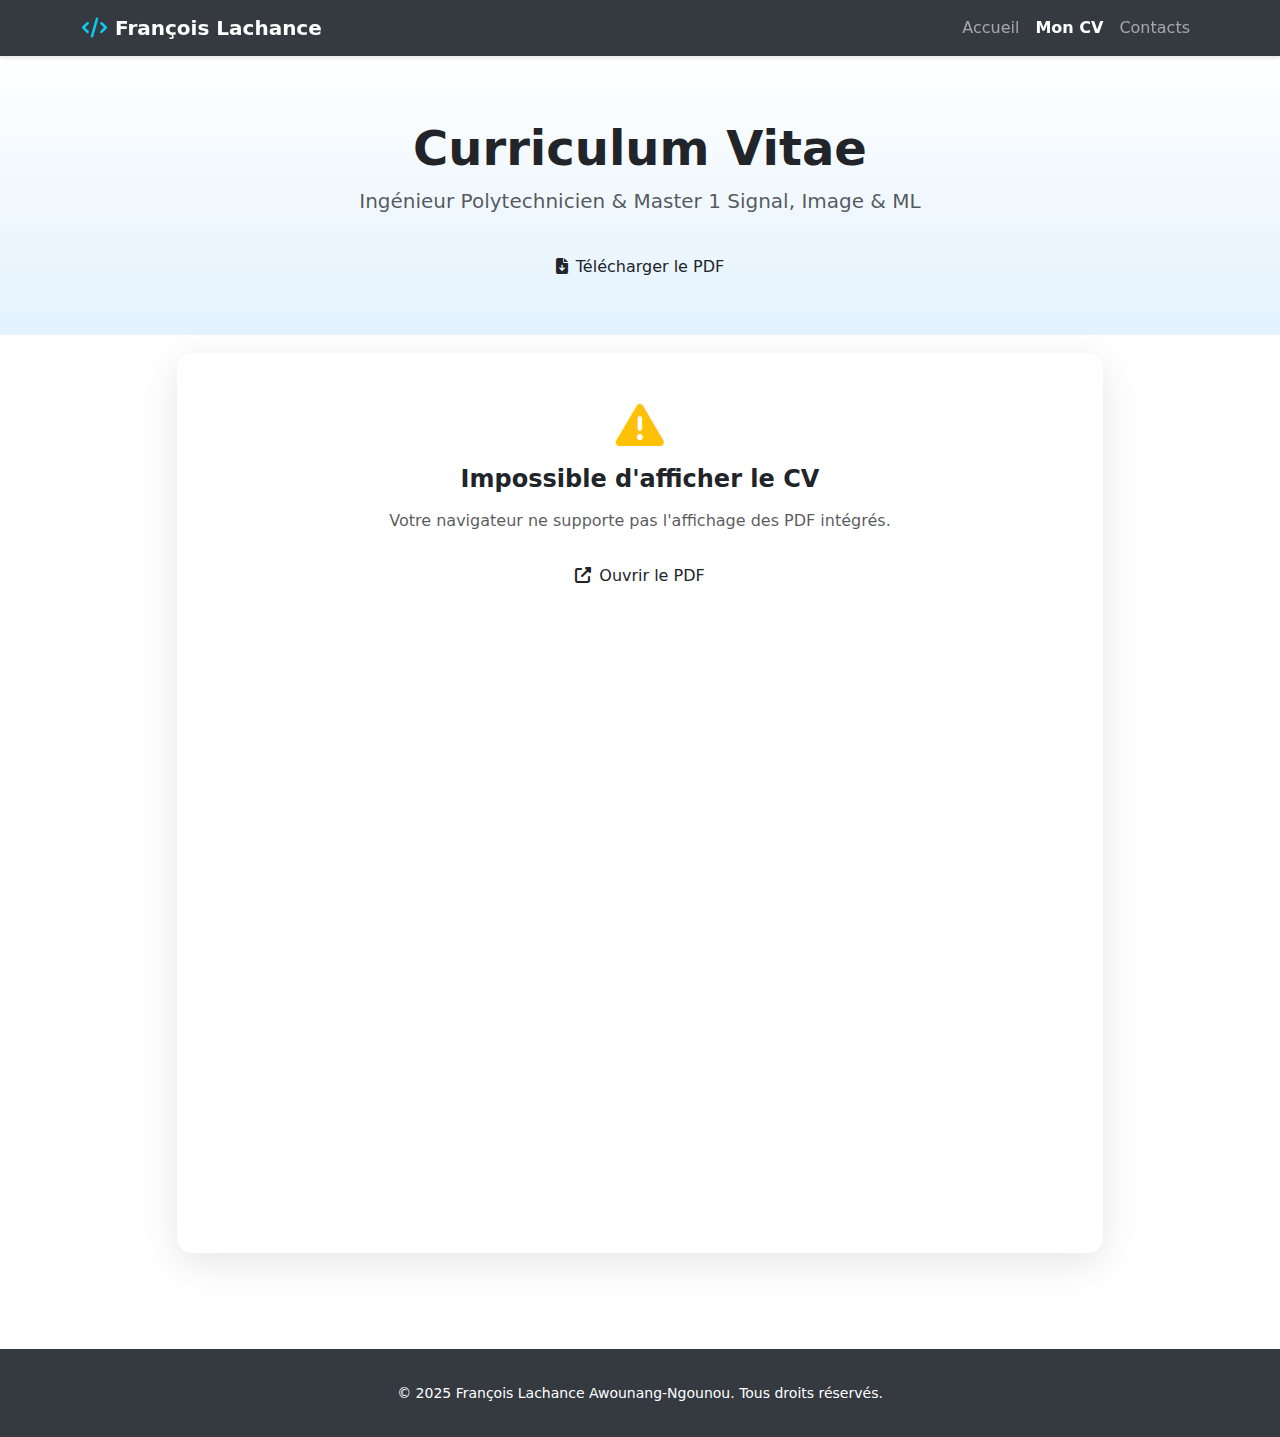
<file: cv-op.html>
<!DOCTYPE html>
<html lang="fr">
<head>
    <meta charset="UTF-8">
    <meta name="viewport" content="width=device-width, initial-scale=1.0">
    <meta name="description" content="CV de François Lachance - Ingénieur Polytechnicien & Master 1 Signal, Image & ML">
    <title>Mon CV | François Lachance A.N</title>
    
    <!-- Preconnect pour optimiser le chargement des fonts -->
    <link rel="preconnect" href="https://fonts.googleapis.com">
    <link rel="preconnect" href="https://fonts.gstatic.com" crossorigin>
    
    <!-- Fonts avec display=swap pour éviter FOIT -->
    <link href="https://fonts.googleapis.com/css2?family=Poppins:wght@300;400;600&display=swap" rel="stylesheet">
    
    <!-- CSS critiques inline pour améliorer FCP -->
    <style>
        :root {
            --navy-deep: #0a192f;
            --sky-blue: #e3f2fd;
        }

        * { box-sizing: border-box; margin: 0; padding: 0; }
        
        body { 
            font-family: 'Poppins', sans-serif; 
            background-color: #f8f9fa;
            line-height: 1.6;
        }

        /* Navigation optimisée */
        .navbar {
            background-color: #343a40 !important;
            box-shadow: 0 2px 4px rgba(0,0,0,0.1);
        }

        .navbar-brand { font-weight: 600; }

        /* Header CV */
        .cv-header {
            background: linear-gradient(180deg, #ffffff 0%, var(--sky-blue) 100%);
            padding: 4rem 0 3rem;
            border-bottom: 1px solid rgba(0,0,0,0.05);
        }

        /* Conteneur PDF optimisé */
        .cv-container {
            background: white;
            border-radius: 15px;
            overflow: hidden;
            box-shadow: 0 10px 40px rgba(0,0,0,0.1);
            margin-top: -30px;
            position: relative;
            z-index: 10;
        }

        /* PDF Viewer avec aspect-ratio pour éviter CLS */
        .pdf-wrapper {
            width: 100%;
            aspect-ratio: 8.5 / 11; /* Ratio A4 standard */
            max-height: 900px;
            position: relative;
        }

        .pdf-viewer {
            width: 100%;
            height: 100%;
            border: none;
        }

        /* Loader pendant chargement du PDF */
        .pdf-loader {
            position: absolute;
            top: 50%;
            left: 50%;
            transform: translate(-50%, -50%);
            text-align: center;
            z-index: 1;
        }

        .spinner {
            border: 4px solid var(--sky-blue);
            border-top: 4px solid var(--navy-deep);
            border-radius: 50%;
            width: 50px;
            height: 50px;
            animation: spin 1s linear infinite;
            margin: 0 auto 1rem;
        }

        @keyframes spin {
            0% { transform: rotate(0deg); }
            100% { transform: rotate(360deg); }
        }

        /* Fallback mobile-friendly */
        .pdf-fallback {
            padding: 3rem 2rem;
            text-align: center;
        }

        /* Bouton téléchargement */
        .btn-download {
            background-color: var(--navy-deep);
            color: white;
            border-radius: 30px;
            padding: 12px 30px;
            border: none;
            font-weight: 500;
            transition: all 0.3s ease;
            text-decoration: none;
            display: inline-block;
        }

        .btn-download:hover {
            transform: translateY(-3px);
            box-shadow: 0 5px 15px rgba(10, 25, 47, 0.3);
            color: var(--sky-blue);
        }

        /* Responsive */
        @media (max-width: 768px) {
            .cv-header { padding: 3rem 0 2rem; }
            .pdf-wrapper { aspect-ratio: 1 / 1.4; max-height: 600px; }
        }

        /* Footer */
        footer {
            background-color: #343a40;
            color: white;
            padding: 2rem 0;
            margin-top: 3rem;
        }

        /* Utilitaires */
        .container { max-width: 1200px; margin: 0 auto; padding: 0 1rem; }
        .text-center { text-align: center; }
        .text-muted { color: #6c757d; }
        .fw-bold { font-weight: 600; }
        .mt-3 { margin-top: 1rem; }
        .mb-3 { margin-bottom: 1rem; }
        .py-5 { padding: 3rem 0; }
    </style>
    
    <!-- Bootstrap & FontAwesome chargés de façon asynchrone -->
    <link href="https://cdnjs.cloudflare.com/ajax/libs/bootstrap/5.3.0/css/bootstrap.min.css" rel="stylesheet" media="print" onload="this.media='all'">
    <link href="https://cdnjs.cloudflare.com/ajax/libs/font-awesome/6.4.0/css/all.min.css" rel="stylesheet" media="print" onload="this.media='all'">
</head>
<body>

    <!-- Navigation -->
    <nav class="navbar navbar-expand-lg navbar-dark sticky-top">
        <div class="container">
            <a class="navbar-brand" href="index.html" aria-label="Retour à l'accueil">
                <i class="fas fa-code me-2 text-info" aria-hidden="true"></i>François Lachance 
            </a>
            <button class="navbar-toggler" type="button" data-bs-toggle="collapse" data-bs-target="#navbarNav" aria-controls="navbarNav" aria-expanded="false" aria-label="Toggle navigation">
                <span class="navbar-toggler-icon"></span>
            </button>
            <div class="collapse navbar-collapse" id="navbarNav">
                <ul class="navbar-nav ms-auto">
                    <li class="nav-item"><a class="nav-link" href="index.html">Accueil</a></li>
                    <li class="nav-item"><a class="nav-link active fw-bold" href="cv-op.html" aria-current="page">Mon CV</a></li>
                    <li class="nav-item"><a class="nav-link" href="contact.html">Contacts</a></li>
                </ul>
            </div>
        </div>
    </nav>

    <!-- Header -->
    <header class="cv-header text-center">
        <div class="container">
            <h1 class="display-5 fw-bold">Curriculum Vitae</h1>
            <p class="lead text-muted">Ingénieur Polytechnicien & Master 1 Signal, Image & ML</p>
            
            <a href="assets/pdf/CV_Francois_Lachance1.pdf" download="CV_Francois_Lachance1.pdf" class="btn btn-download mt-3" aria-label="Télécharger le CV en PDF">
                <i class="fas fa-file-download me-2" aria-hidden="true"></i>Télécharger le PDF
            </a>
        </div>
    </header>

    <!-- Contenu principal -->
    <main class="container py-5">
        <div class="row justify-content-center">
            <div class="col-lg-10">
                <div class="cv-container">
                    
                    <!-- Loader pendant chargement -->
                    <div class="pdf-loader" id="pdfLoader">
                        <div class="spinner"></div>
                        <p class="text-muted">Chargement du CV...</p>
                    </div>

                    <!-- Wrapper pour maintenir le ratio -->
                    <div class="pdf-wrapper">
                        <object id="pdfObject" 
                                data="assets/pdf/CV_Francois_Lachance1.pdf" 
                                type="application/pdf" 
                                class="pdf-viewer"
                                aria-label="CV de François Lachance"
                                style="display: none;">
                            
                            <!-- Fallback si le PDF ne charge pas -->
                            <div class="pdf-fallback">
                                <i class="fas fa-exclamation-triangle fa-3x text-warning mb-3" aria-hidden="true"></i>
                                <h2 class="fw-bold h4 mb-3">Impossible d'afficher le CV</h2>
                                <p class="text-muted mb-4">Votre navigateur ne supporte pas l'affichage des PDF intégrés.</p>
                                <a href="assets/pdf/CV_Francois_Lachance1.pdf" class="btn btn-download" target="_blank" rel="noopener noreferrer">
                                    <i class="fas fa-external-link-alt me-2" aria-hidden="true"></i>Ouvrir le PDF
                                </a>
                            </div>
                        </object>
                    </div>
                </div>
            </div>
        </div>
    </main>

    <!-- Footer -->
    <footer class="text-center">
        <div class="container">
            <small>&copy; 2025 François Lachance Awounang-Ngounou. Tous droits réservés.</small>
        </div>
    </footer>

    <!-- Script optimisé -->
    <script>
        // Gestion du chargement du PDF
        (function() {
            const pdfObject = document.getElementById('pdfObject');
            const loader = document.getElementById('pdfLoader');
            const pdfPath = 'assets/pdf/CV_Francois_Lachance1.pdf';

            // Vérifier si le PDF existe
            fetch(pdfPath, { method: 'HEAD' })
                .then(response => {
                    if (response.ok) {
                        // PDF trouvé - afficher l'object
                        pdfObject.style.display = 'block';
                        loader.style.display = 'none';
                        
                        // Cacher le loader après chargement complet
                        pdfObject.addEventListener('load', () => {
                            loader.style.display = 'none';
                        });
                    } else {
                        // PDF non trouvé - afficher le fallback
                        showFallback();
                    }
                })
                .catch(() => {
                    // Erreur réseau - afficher le fallback
                    showFallback();
                });

            function showFallback() {
                loader.style.display = 'none';
                pdfObject.style.display = 'none';
                pdfObject.insertAdjacentHTML('afterend', pdfObject.querySelector('.pdf-fallback').outerHTML);
            }

            // Timeout de sécurité (5 secondes)
            setTimeout(() => {
                if (loader.style.display !== 'none') {
                    loader.innerHTML = '<p class="text-muted">Le chargement prend plus de temps que prévu...</p>';
                }
            }, 5000);
        })();
    </script>

    <!-- Bootstrap JS (déféré pour ne pas bloquer le rendu) -->
    <script src="https://cdnjs.cloudflare.com/ajax/libs/bootstrap/5.3.0/js/bootstrap.bundle.min.js" defer></script>

</body>
</html>
</file>
<file: css/main.css>
:root {
  /* Primitive Color Tokens */
  --color-white: rgba(255, 255, 255, 1);
  --color-black: rgba(0, 0, 0, 1);
  --color-cream-50: rgba(252, 252, 249, 1);
  --color-cream-100: rgba(255, 255, 253, 1);
  --color-gray-200: rgba(245, 245, 245, 1);
  --color-gray-300: rgba(167, 169, 169, 1);
  --color-gray-400: rgba(119, 124, 124, 1);
  --color-slate-500: rgba(98, 108, 113, 1);
  --color-brown-600: rgba(94, 82, 64, 1);
  --color-charcoal-700: rgba(31, 33, 33, 1);
  --color-charcoal-800: rgba(38, 40, 40, 1);
  --color-slate-900: rgba(19, 52, 59, 1);
  --color-teal-300: rgba(50, 184, 198, 1);
  --color-teal-400: rgba(45, 166, 178, 1);
  --color-teal-500: rgba(33, 128, 141, 1);
  --color-teal-600: rgba(29, 116, 128, 1);
  --color-teal-700: rgba(26, 104, 115, 1);
  --color-teal-800: rgba(41, 150, 161, 1);
  --color-red-400: rgba(255, 84, 89, 1);
  --color-red-500: rgba(192, 21, 47, 1);
  --color-orange-400: rgba(230, 129, 97, 1);
  --color-orange-500: rgba(168, 75, 47, 1);

  /* RGB versions for opacity control */
  --color-brown-600-rgb: 94, 82, 64;
  --color-teal-500-rgb: 33, 128, 141;
  --color-slate-900-rgb: 19, 52, 59;
  --color-slate-500-rgb: 98, 108, 113;
  --color-red-500-rgb: 192, 21, 47;
  --color-red-400-rgb: 255, 84, 89;
  --color-orange-500-rgb: 168, 75, 47;
  --color-orange-400-rgb: 230, 129, 97;

  /* Background color tokens (Light Mode) */
  --color-bg-1: rgba(59, 130, 246, 0.08); /* Light blue */
  --color-bg-2: rgba(245, 158, 11, 0.08); /* Light yellow */
  --color-bg-3: rgba(34, 197, 94, 0.08); /* Light green */
  --color-bg-4: rgba(239, 68, 68, 0.08); /* Light red */
  --color-bg-5: rgba(147, 51, 234, 0.08); /* Light purple */
  --color-bg-6: rgba(249, 115, 22, 0.08); /* Light orange */
  --color-bg-7: rgba(236, 72, 153, 0.08); /* Light pink */
  --color-bg-8: rgba(6, 182, 212, 0.08); /* Light cyan */

  /* Semantic Color Tokens (Light Mode) */
  --color-background: var(--color-cream-50);
  --color-surface: var(--color-cream-100);
  --color-text: var(--color-slate-900);
  --color-text-secondary: var(--color-slate-500);
  --color-primary: var(--color-teal-500);
  --color-primary-hover: var(--color-teal-600);
  --color-primary-active: var(--color-teal-700);
  --color-secondary: rgba(var(--color-brown-600-rgb), 0.12);
  --color-secondary-hover: rgba(var(--color-brown-600-rgb), 0.2);
  --color-secondary-active: rgba(var(--color-brown-600-rgb), 0.25);
  --color-border: rgba(var(--color-brown-600-rgb), 0.2);
  --color-btn-primary-text: var(--color-cream-50);
  --color-card-border: rgba(var(--color-brown-600-rgb), 0.12);
  --color-card-border-inner: rgba(var(--color-brown-600-rgb), 0.12);
  --color-error: var(--color-red-500);
  --color-success: var(--color-teal-500);
  --color-warning: var(--color-orange-500);
  --color-info: var(--color-slate-500);
  --color-focus-ring: rgba(var(--color-teal-500-rgb), 0.4);
  --color-select-caret: rgba(var(--color-slate-900-rgb), 0.8);

  /* Common style patterns */
  --focus-ring: 0 0 0 3px var(--color-focus-ring);
  --focus-outline: 2px solid var(--color-primary);
  --status-bg-opacity: 0.15;
  --status-border-opacity: 0.25;
  --select-caret-light: url("data:image/svg+xml,%3Csvg xmlns='http://www.w3.org/2000/svg' width='16' height='16' viewBox='0 0 24 24' fill='none' stroke='%23134252' stroke-width='2' stroke-linecap='round' stroke-linejoin='round'%3E%3Cpolyline points='6 9 12 15 18 9'%3E%3C/polyline%3E%3C/svg%3E");
  --select-caret-dark: url("data:image/svg+xml,%3Csvg xmlns='http://www.w3.org/2000/svg' width='16' height='16' viewBox='0 0 24 24' fill='none' stroke='%23f5f5f5' stroke-width='2' stroke-linecap='round' stroke-linejoin='round'%3E%3Cpolyline points='6 9 12 15 18 9'%3E%3C/polyline%3E%3C/svg%3E");

  /* RGB versions for opacity control */
  --color-success-rgb: 33, 128, 141;
  --color-error-rgb: 192, 21, 47;
  --color-warning-rgb: 168, 75, 47;
  --color-info-rgb: 98, 108, 113;

  /* Typography */
  --font-family-base: "FKGroteskNeue", "Geist", "Inter", -apple-system,
    BlinkMacSystemFont, "Segoe UI", Roboto, sans-serif;
  --font-family-mono: "Berkeley Mono", ui-monospace, SFMono-Regular, Menlo,
    Monaco, Consolas, monospace;
  --font-size-xs: 11px;
  --font-size-sm: 12px;
  --font-size-base: 14px;
  --font-size-md: 14px;
  --font-size-lg: 16px;
  --font-size-xl: 18px;
  --font-size-2xl: 20px;
  --font-size-3xl: 24px;
  --font-size-4xl: 30px;
  --font-weight-normal: 400;
  --font-weight-medium: 500;
  --font-weight-semibold: 550;
  --font-weight-bold: 600;
  --line-height-tight: 1.2;
  --line-height-normal: 1.5;
  --letter-spacing-tight: -0.01em;

  /* Spacing */
  --space-0: 0;
  --space-1: 1px;
  --space-2: 2px;
  --space-4: 4px;
  --space-6: 6px;
  --space-8: 8px;
  --space-10: 10px;
  --space-12: 12px;
  --space-16: 16px;
  --space-20: 20px;
  --space-24: 24px;
  --space-32: 32px;

  /* Border Radius */
  --radius-sm: 6px;
  --radius-base: 8px;
  --radius-md: 10px;
  --radius-lg: 12px;
  --radius-full: 9999px;

  /* Shadows */
  --shadow-xs: 0 1px 2px rgba(0, 0, 0, 0.02);
  --shadow-sm: 0 1px 3px rgba(0, 0, 0, 0.04), 0 1px 2px rgba(0, 0, 0, 0.02);
  --shadow-md: 0 4px 6px -1px rgba(0, 0, 0, 0.04),
    0 2px 4px -1px rgba(0, 0, 0, 0.02);
  --shadow-lg: 0 10px 15px -3px rgba(0, 0, 0, 0.04),
    0 4px 6px -2px rgba(0, 0, 0, 0.02);
  --shadow-inset-sm: inset 0 1px 0 rgba(255, 255, 255, 0.15),
    inset 0 -1px 0 rgba(0, 0, 0, 0.03);

  /* Animation */
  --duration-fast: 150ms;
  --duration-normal: 250ms;
  --ease-standard: cubic-bezier(0.16, 1, 0.3, 1);

  /* Layout */
  --container-sm: 640px;
  --container-md: 768px;
  --container-lg: 1024px;
  --container-xl: 1280px;
}

/* Dark mode colors */
@media (prefers-color-scheme: dark) {
  :root {
    /* RGB versions for opacity control (Dark Mode) */
    --color-gray-400-rgb: 119, 124, 124;
    --color-teal-300-rgb: 50, 184, 198;
    --color-gray-300-rgb: 167, 169, 169;
    --color-gray-200-rgb: 245, 245, 245;

    /* Background color tokens (Dark Mode) */
    --color-bg-1: rgba(29, 78, 216, 0.15); /* Dark blue */
    --color-bg-2: rgba(180, 83, 9, 0.15); /* Dark yellow */
    --color-bg-3: rgba(21, 128, 61, 0.15); /* Dark green */
    --color-bg-4: rgba(185, 28, 28, 0.15); /* Dark red */
    --color-bg-5: rgba(107, 33, 168, 0.15); /* Dark purple */
    --color-bg-6: rgba(194, 65, 12, 0.15); /* Dark orange */
    --color-bg-7: rgba(190, 24, 93, 0.15); /* Dark pink */
    --color-bg-8: rgba(8, 145, 178, 0.15); /* Dark cyan */

    /* Semantic Color Tokens (Dark Mode) */
    --color-background: var(--color-charcoal-700);
    --color-surface: var(--color-charcoal-800);
    --color-text: var(--color-gray-200);
    --color-text-secondary: rgba(var(--color-gray-300-rgb), 0.7);
    --color-primary: var(--color-teal-300);
    --color-primary-hover: var(--color-teal-400);
    --color-primary-active: var(--color-teal-800);
    --color-secondary: rgba(var(--color-gray-400-rgb), 0.15);
    --color-secondary-hover: rgba(var(--color-gray-400-rgb), 0.25);
    --color-secondary-active: rgba(var(--color-gray-400-rgb), 0.3);
    --color-border: rgba(var(--color-gray-400-rgb), 0.3);
    --color-error: var(--color-red-400);
    --color-success: var(--color-teal-300);
    --color-warning: var(--color-orange-400);
    --color-info: var(--color-gray-300);
    --color-focus-ring: rgba(var(--color-teal-300-rgb), 0.4);
    --color-btn-primary-text: var(--color-slate-900);
    --color-card-border: rgba(var(--color-gray-400-rgb), 0.2);
    --color-card-border-inner: rgba(var(--color-gray-400-rgb), 0.15);
    --shadow-inset-sm: inset 0 1px 0 rgba(255, 255, 255, 0.1),
      inset 0 -1px 0 rgba(0, 0, 0, 0.15);
    --button-border-secondary: rgba(var(--color-gray-400-rgb), 0.2);
    --color-border-secondary: rgba(var(--color-gray-400-rgb), 0.2);
    --color-select-caret: rgba(var(--color-gray-200-rgb), 0.8);

    /* Common style patterns - updated for dark mode */
    --focus-ring: 0 0 0 3px var(--color-focus-ring);
    --focus-outline: 2px solid var(--color-primary);
    --status-bg-opacity: 0.15;
    --status-border-opacity: 0.25;
    --select-caret-light: url("data:image/svg+xml,%3Csvg xmlns='http://www.w3.org/2000/svg' width='16' height='16' viewBox='0 0 24 24' fill='none' stroke='%23134252' stroke-width='2' stroke-linecap='round' stroke-linejoin='round'%3E%3Cpolyline points='6 9 12 15 18 9'%3E%3C/polyline%3E%3C/svg%3E");
    --select-caret-dark: url("data:image/svg+xml,%3Csvg xmlns='http://www.w3.org/2000/svg' width='16' height='16' viewBox='0 0 24 24' fill='none' stroke='%23f5f5f5' stroke-width='2' stroke-linecap='round' stroke-linejoin='round'%3E%3Cpolyline points='6 9 12 15 18 9'%3E%3C/polyline%3E%3C/svg%3E");

    /* RGB versions for dark mode */
    --color-success-rgb: var(--color-teal-300-rgb);
    --color-error-rgb: var(--color-red-400-rgb);
    --color-warning-rgb: var(--color-orange-400-rgb);
    --color-info-rgb: var(--color-gray-300-rgb);
  }
}

/* Data attribute for manual theme switching */
[data-color-scheme="dark"] {
  /* RGB versions for opacity control (dark mode) */
  --color-gray-400-rgb: 119, 124, 124;
  --color-teal-300-rgb: 50, 184, 198;
  --color-gray-300-rgb: 167, 169, 169;
  --color-gray-200-rgb: 245, 245, 245;

  /* Colorful background palette - Dark Mode */
  --color-bg-1: rgba(29, 78, 216, 0.15); /* Dark blue */
  --color-bg-2: rgba(180, 83, 9, 0.15); /* Dark yellow */
  --color-bg-3: rgba(21, 128, 61, 0.15); /* Dark green */
  --color-bg-4: rgba(185, 28, 28, 0.15); /* Dark red */
  --color-bg-5: rgba(107, 33, 168, 0.15); /* Dark purple */
  --color-bg-6: rgba(194, 65, 12, 0.15); /* Dark orange */
  --color-bg-7: rgba(190, 24, 93, 0.15); /* Dark pink */
  --color-bg-8: rgba(8, 145, 178, 0.15); /* Dark cyan */

  /* Semantic Color Tokens (Dark Mode) */
  --color-background: var(--color-charcoal-700);
  --color-surface: var(--color-charcoal-800);
  --color-text: var(--color-gray-200);
  --color-text-secondary: rgba(var(--color-gray-300-rgb), 0.7);
  --color-primary: var(--color-teal-300);
  --color-primary-hover: var(--color-teal-400);
  --color-primary-active: var(--color-teal-800);
  --color-secondary: rgba(var(--color-gray-400-rgb), 0.15);
  --color-secondary-hover: rgba(var(--color-gray-400-rgb), 0.25);
  --color-secondary-active: rgba(var(--color-gray-400-rgb), 0.3);
  --color-border: rgba(var(--color-gray-400-rgb), 0.3);
  --color-error: var(--color-red-400);
  --color-success: var(--color-teal-300);
  --color-warning: var(--color-orange-400);
  --color-info: var(--color-gray-300);
  --color-focus-ring: rgba(var(--color-teal-300-rgb), 0.4);
  --color-btn-primary-text: var(--color-slate-900);
  --color-card-border: rgba(var(--color-gray-400-rgb), 0.15);
  --color-card-border-inner: rgba(var(--color-gray-400-rgb), 0.15);
  --shadow-inset-sm: inset 0 1px 0 rgba(255, 255, 255, 0.1),
    inset 0 -1px 0 rgba(0, 0, 0, 0.15);
  --color-border-secondary: rgba(var(--color-gray-400-rgb), 0.2);
  --color-select-caret: rgba(var(--color-gray-200-rgb), 0.8);

  /* Common style patterns - updated for dark mode */
  --focus-ring: 0 0 0 3px var(--color-focus-ring);
  --focus-outline: 2px solid var(--color-primary);
  --status-bg-opacity: 0.15;
  --status-border-opacity: 0.25;
  --select-caret-light: url("data:image/svg+xml,%3Csvg xmlns='http://www.w3.org/2000/svg' width='16' height='16' viewBox='0 0 24 24' fill='none' stroke='%23134252' stroke-width='2' stroke-linecap='round' stroke-linejoin='round'%3E%3Cpolyline points='6 9 12 15 18 9'%3E%3C/polyline%3E%3C/svg%3E");
  --select-caret-dark: url("data:image/svg+xml,%3Csvg xmlns='http://www.w3.org/2000/svg' width='16' height='16' viewBox='0 0 24 24' fill='none' stroke='%23f5f5f5' stroke-width='2' stroke-linecap='round' stroke-linejoin='round'%3E%3Cpolyline points='6 9 12 15 18 9'%3E%3C/polyline%3E%3C/svg%3E");

  /* RGB versions for dark mode */
  --color-success-rgb: var(--color-teal-300-rgb);
  --color-error-rgb: var(--color-red-400-rgb);
  --color-warning-rgb: var(--color-orange-400-rgb);
  --color-info-rgb: var(--color-gray-300-rgb);
}

[data-color-scheme="light"] {
  /* RGB versions for opacity control (light mode) */
  --color-brown-600-rgb: 94, 82, 64;
  --color-teal-500-rgb: 33, 128, 141;
  --color-slate-900-rgb: 19, 52, 59;

  /* Semantic Color Tokens (Light Mode) */
  --color-background: var(--color-cream-50);
  --color-surface: var(--color-cream-100);
  --color-text: var(--color-slate-900);
  --color-text-secondary: var(--color-slate-500);
  --color-primary: var(--color-teal-500);
  --color-primary-hover: var(--color-teal-600);
  --color-primary-active: var(--color-teal-700);
  --color-secondary: rgba(var(--color-brown-600-rgb), 0.12);
  --color-secondary-hover: rgba(var(--color-brown-600-rgb), 0.2);
  --color-secondary-active: rgba(var(--color-brown-600-rgb), 0.25);
  --color-border: rgba(var(--color-brown-600-rgb), 0.2);
  --color-btn-primary-text: var(--color-cream-50);
  --color-card-border: rgba(var(--color-brown-600-rgb), 0.12);
  --color-card-border-inner: rgba(var(--color-brown-600-rgb), 0.12);
  --color-error: var(--color-red-500);
  --color-success: var(--color-teal-500);
  --color-warning: var(--color-orange-500);
  --color-info: var(--color-slate-500);
  --color-focus-ring: rgba(var(--color-teal-500-rgb), 0.4);

  /* RGB versions for light mode */
  --color-success-rgb: var(--color-teal-500-rgb);
  --color-error-rgb: var(--color-red-500-rgb);
  --color-warning-rgb: var(--color-orange-500-rgb);
  --color-info-rgb: var(--color-slate-500-rgb);
}

/* Base styles */
html {
  font-size: var(--font-size-base);
  font-family: var(--font-family-base);
  line-height: var(--line-height-normal);
  color: var(--color-text);
  background-color: var(--color-background);
  -webkit-font-smoothing: antialiased;
  box-sizing: border-box;
}

body {
  margin: 0;
  padding: 0;
}

*,
*::before,
*::after {
  box-sizing: inherit;
}

/* Typography */
h1,
h2,
h3,
h4,
h5,
h6 {
  margin: 0;
  font-weight: var(--font-weight-semibold);
  line-height: var(--line-height-tight);
  color: var(--color-text);
  letter-spacing: var(--letter-spacing-tight);
}

h1 {
  font-size: var(--font-size-4xl);
}
h2 {
  font-size: var(--font-size-3xl);
}
h3 {
  font-size: var(--font-size-2xl);
}
h4 {
  font-size: var(--font-size-xl);
}
h5 {
  font-size: var(--font-size-lg);
}
h6 {
  font-size: var(--font-size-md);
}

p {
  margin: 0 0 var(--space-16) 0;
}

a {
  color: var(--color-primary);
  text-decoration: none;
  transition: color var(--duration-fast) var(--ease-standard);
}

a:hover {
  color: var(--color-primary-hover);
}

code,
pre {
  font-family: var(--font-family-mono);
  font-size: calc(var(--font-size-base) * 0.95);
  background-color: var(--color-secondary);
  border-radius: var(--radius-sm);
}

code {
  padding: var(--space-1) var(--space-4);
}

pre {
  padding: var(--space-16);
  margin: var(--space-16) 0;
  overflow: auto;
  border: 1px solid var(--color-border);
}

pre code {
  background: none;
  padding: 0;
}

/* Buttons */
.btn {
  display: inline-flex;
  align-items: center;
  justify-content: center;
  padding: var(--space-8) var(--space-16);
  border-radius: var(--radius-base);
  font-size: var(--font-size-base);
  font-weight: 500;
  line-height: 1.5;
  cursor: pointer;
  transition: all var(--duration-normal) var(--ease-standard);
  border: none;
  text-decoration: none;
  position: relative;
}

.btn:focus-visible {
  outline: none;
  box-shadow: var(--focus-ring);
}

.btn--primary {
  background: var(--color-primary);
  color: var(--color-btn-primary-text);
}

.btn--primary:hover {
  background: var(--color-primary-hover);
}

.btn--primary:active {
  background: var(--color-primary-active);
}

.btn--secondary {
  background: var(--color-secondary);
  color: var(--color-text);
}

.btn--secondary:hover {
  background: var(--color-secondary-hover);
}

.btn--secondary:active {
  background: var(--color-secondary-active);
}

.btn--outline {
  background: transparent;
  border: 1px solid var(--color-border);
  color: var(--color-text);
}

.btn--outline:hover {
  background: var(--color-secondary);
}

.btn--sm {
  padding: var(--space-4) var(--space-12);
  font-size: var(--font-size-sm);
  border-radius: var(--radius-sm);
}

.btn--lg {
  padding: var(--space-10) var(--space-20);
  font-size: var(--font-size-lg);
  border-radius: var(--radius-md);
}

.btn--full-width {
  width: 100%;
}

.btn:disabled {
  opacity: 0.5;
  cursor: not-allowed;
}

/* Form elements */
.form-control {
  display: block;
  width: 100%;
  padding: var(--space-8) var(--space-12);
  font-size: var(--font-size-md);
  line-height: 1.5;
  color: var(--color-text);
  background-color: var(--color-surface);
  border: 1px solid var(--color-border);
  border-radius: var(--radius-base);
  transition: border-color var(--duration-fast) var(--ease-standard),
    box-shadow var(--duration-fast) var(--ease-standard);
}

textarea.form-control {
  font-family: var(--font-family-base);
  font-size: var(--font-size-base);
}

select.form-control {
  padding: var(--space-8) var(--space-12);
  -webkit-appearance: none;
  -moz-appearance: none;
  appearance: none;
  background-image: var(--select-caret-light);
  background-repeat: no-repeat;
  background-position: right var(--space-12) center;
  background-size: 16px;
  padding-right: var(--space-32);
}

/* Add a dark mode specific caret */
@media (prefers-color-scheme: dark) {
  select.form-control {
    background-image: var(--select-caret-dark);
  }
}

/* Also handle data-color-scheme */
[data-color-scheme="dark"] select.form-control {
  background-image: var(--select-caret-dark);
}

[data-color-scheme="light"] select.form-control {
  background-image: var(--select-caret-light);
}

.form-control:focus {
  border-color: var(--color-primary);
  outline: var(--focus-outline);
}

.form-label {
  display: block;
  margin-bottom: var(--space-8);
  font-weight: var(--font-weight-medium);
  font-size: var(--font-size-sm);
}

.form-group {
  margin-bottom: var(--space-16);
}

/* Card component */
.card {
  background-color: var(--color-surface);
  border-radius: var(--radius-lg);
  border: 1px solid var(--color-card-border);
  box-shadow: var(--shadow-sm);
  overflow: hidden;
  transition: box-shadow var(--duration-normal) var(--ease-standard);
}

.card:hover {
  box-shadow: var(--shadow-md);
}

.card__body {
  padding: var(--space-16);
}

.card__header,
.card__footer {
  padding: var(--space-16);
  border-bottom: 1px solid var(--color-card-border-inner);
}

/* Status indicators - simplified with CSS variables */
.status {
  display: inline-flex;
  align-items: center;
  padding: var(--space-6) var(--space-12);
  border-radius: var(--radius-full);
  font-weight: var(--font-weight-medium);
  font-size: var(--font-size-sm);
}

.status--success {
  background-color: rgba(
    var(--color-success-rgb, 33, 128, 141),
    var(--status-bg-opacity)
  );
  color: var(--color-success);
  border: 1px solid
    rgba(var(--color-success-rgb, 33, 128, 141), var(--status-border-opacity));
}

.status--error {
  background-color: rgba(
    var(--color-error-rgb, 192, 21, 47),
    var(--status-bg-opacity)
  );
  color: var(--color-error);
  border: 1px solid
    rgba(var(--color-error-rgb, 192, 21, 47), var(--status-border-opacity));
}

.status--warning {
  background-color: rgba(
    var(--color-warning-rgb, 168, 75, 47),
    var(--status-bg-opacity)
  );
  color: var(--color-warning);
  border: 1px solid
    rgba(var(--color-warning-rgb, 168, 75, 47), var(--status-border-opacity));
}

.status--info {
  background-color: rgba(
    var(--color-info-rgb, 98, 108, 113),
    var(--status-bg-opacity)
  );
  color: var(--color-info);
  border: 1px solid
    rgba(var(--color-info-rgb, 98, 108, 113), var(--status-border-opacity));
}

/* Container layout */
.container {
  width: 100%;
  margin-right: auto;
  margin-left: auto;
  padding-right: var(--space-16);
  padding-left: var(--space-16);
}

@media (min-width: 640px) {
  .container {
    max-width: var(--container-sm);
  }
}
@media (min-width: 768px) {
  .container {
    max-width: var(--container-md);
  }
}
@media (min-width: 1024px) {
  .container {
    max-width: var(--container-lg);
  }
}
@media (min-width: 1280px) {
  .container {
    max-width: var(--container-xl);
  }
}

/* Utility classes */
.flex {
  display: flex;
}
.flex-col {
  flex-direction: column;
}
.items-center {
  align-items: center;
}
.justify-center {
  justify-content: center;
}
.justify-between {
  justify-content: space-between;
}
.gap-4 {
  gap: var(--space-4);
}
.gap-8 {
  gap: var(--space-8);
}
.gap-16 {
  gap: var(--space-16);
}

.m-0 {
  margin: 0;
}
.mt-8 {
  margin-top: var(--space-8);
}
.mb-8 {
  margin-bottom: var(--space-8);
}
.mx-8 {
  margin-left: var(--space-8);
  margin-right: var(--space-8);
}
.my-8 {
  margin-top: var(--space-8);
  margin-bottom: var(--space-8);
}

.p-0 {
  padding: 0;
}
.py-8 {
  padding-top: var(--space-8);
  padding-bottom: var(--space-8);
}
.px-8 {
  padding-left: var(--space-8);
  padding-right: var(--space-8);
}
.py-16 {
  padding-top: var(--space-16);
  padding-bottom: var(--space-16);
}
.px-16 {
  padding-left: var(--space-16);
  padding-right: var(--space-16);
}

.block {
  display: block;
}
.hidden {
  display: none;
}

/* Accessibility */
.sr-only {
  position: absolute;
  width: 1px;
  height: 1px;
  padding: 0;
  margin: -1px;
  overflow: hidden;
  clip: rect(0, 0, 0, 0);
  white-space: nowrap;
  border-width: 0;
}

:focus-visible {
  outline: var(--focus-outline);
  outline-offset: 2px;
}

/* Dark mode specifics */
[data-color-scheme="dark"] .btn--outline {
  border: 1px solid var(--color-border-secondary);
}

@font-face {
  font-family: 'FKGroteskNeue';
  src: url('https://r2cdn.perplexity.ai/fonts/FKGroteskNeue.woff2')
    format('woff2');
}


/* ============================================
   MAIN CSS - Styles Globaux
   ============================================ */

* {
    margin: 0;
    padding: 0;
    box-sizing: border-box;
}

body {
    font-family: var(--font-family-base);
    color: var(--color-text);
    line-height: var(--line-height-normal);
    font-size: var(--font-size-base);
    body {
    background-color: #9a9ea8;  /* Remplace #f8f9fa par #14213d */
}

}

/* Typography */
h1, h2, h3, h4, h5, h6 {
    font-weight: var(--font-weight-bold);
    margin-bottom: var(--space-16);
    color: var(--color-text);
    line-height: var(--line-height-tight);
    letter-spacing: var(--letter-spacing-tight);
}

h1 {
    font-size: var(--font-size-4xl);
}

h2 {
    font-size: var(--font-size-3xl);
}

h3 {
    font-size: var(--font-size-2xl);
}

h4 {
    font-size: var(--font-size-xl);
}

h5 {
    font-size: var(--font-size-lg);
}

h6 {
    font-size: var(--font-size-md);
}

p {
    margin-bottom: var(--space-16);
    font-size: var(--font-size-base);
}

a {
    color: var(--color-primary);
    transition: color var(--duration-normal) var(--ease-standard);
    text-decoration: none;
}

a:hover {
    color: var(--color-primary-hover);
}

/* Sections */
section {
    padding: 80px 0;
    position: relative;
}

.container {
    max-width: var(--container-xl);
    width: 100%;
    margin-right: auto;
    margin-left: auto;
    padding-right: var(--space-16);
    padding-left: var(--space-16);
}

/* Forms */
.form-control {
    display: block;
    width: 100%;
    padding: var(--space-12) var(--space-16);
    font-size: var(--font-size-base);
    line-height: var(--line-height-normal);
    color: var(--color-text);
    background-color: var(--color-surface);
    border: 1px solid var(--color-border);
    border-radius: var(--radius-base);
    transition: border-color var(--duration-fast) var(--ease-standard),
                box-shadow var(--duration-fast) var(--ease-standard);
}

.form-control:focus {
    border-color: var(--color-primary);
    outline: var(--focus-outline);
    box-shadow: var(--focus-ring);
}

.form-control::placeholder {
    color: var(--color-text-secondary);
    font-size: var(--font-size-base);
}

/* Buttons */
.btn {
    display: inline-flex;
    align-items: center;
    justify-content: center;
    padding: var(--space-12) var(--space-24);
    border-radius: var(--radius-base);
    font-size: var(--font-size-base);
    font-weight: var(--font-weight-semibold);
    line-height: var(--line-height-normal);
    cursor: pointer;
    transition: all var(--duration-normal) var(--ease-standard);
    text-decoration: none;
    border: none;
    position: relative;
}

.btn:focus-visible {
    outline: none;
    box-shadow: var(--focus-ring);
}

.btn-primary {
    background: var(--color-primary);
    color: var(--color-btn-primary-text);
    box-shadow: var(--shadow-md);
}

.btn-primary:hover {
    background: var(--color-primary-hover);
    transform: translateY(-2px);
    box-shadow: var(--shadow-lg);
}

.btn-primary:active {
    background: var(--color-primary-active);
    transform: translateY(-1px);
}

.btn-outline-primary {
    color: var(--color-text);
    border: 1px solid var(--color-border);
    background: transparent;
}

.btn-outline-primary:hover {
    background: var(--color-secondary);
    color: var(--color-text);
}

.btn-outline-primary:active {
    background: var(--color-secondary-active);
}

/* Badges */
.badge {
    display: inline-flex;
    align-items: center;
    padding: var(--space-6) var(--space-12);
    border-radius: var(--radius-full);
    font-size: var(--font-size-sm);
    font-weight: var(--font-weight-medium);
}

.badge-primary {
    background-color: rgba(var(--color-success-rgb), var(--status-bg-opacity));
    color: var(--color-success);
    border: 1px solid rgba(var(--color-success-rgb), var(--status-border-opacity));
}

.badge-danger {
    background-color: rgba(var(--color-error-rgb), var(--status-bg-opacity));
    color: var(--color-error);
    border: 1px solid rgba(var(--color-error-rgb), var(--status-border-opacity));
}

.badge-info {
    background-color: rgba(var(--color-info-rgb), var(--status-bg-opacity));
    color: var(--color-info);
    border: 1px solid rgba(var(--color-info-rgb), var(--status-border-opacity));
}

/* Image Classes */
img {
    max-width: 100%;
    height: auto;
}

.img-fluid {
    max-width: 100%;
    height: auto;
}

.rounded-circle {
    border-radius: var(--radius-full);
}

/* Utilities */
.text-center { text-align: center; }
.text-left { text-align: left; }
.text-right { text-align: right; }

.mt-1 { margin-top: var(--space-8); }
.mt-2 { margin-top: var(--space-16); }
.mt-3 { margin-top: var(--space-24); }
.mt-4 { margin-top: var(--space-32); }
.mt-5 { margin-top: 48px; }

.mb-1 { margin-bottom: var(--space-8); }
.mb-2 { margin-bottom: var(--space-16); }
.mb-3 { margin-bottom: var(--space-24); }
.mb-4 { margin-bottom: var(--space-32); }
.mb-5 { margin-bottom: 48px; }

.px-3 { 
    padding-left: var(--space-24); 
    padding-right: var(--space-24); 
}
.py-4 { 
    padding-top: var(--space-32); 
    padding-bottom: var(--space-32); 
}
.py-5 { 
    padding-top: 48px; 
    padding-bottom: 48px; 
}

/* Container responsive breakpoints */
@media (min-width: 640px) {
    .container {
        max-width: var(--container-sm);
    }
}
@media (min-width: 768px) {
    .container {
        max-width: var(--container-md);
    }
}
@media (min-width: 1024px) {
    .container {
        max-width: var(--container-lg);
    }
}

/* Mobile portrait responsive breakpoint */
@media (max-width: 480px) {
    body {
        font-size: var(--font-size-sm);
    }
    
    h1 { font-size: var(--font-size-2xl); }
    h2 { font-size: var(--font-size-xl); }
    h3 { font-size: var(--font-size-lg); }
    h4 { font-size: var(--font-size-base); }
    h5 { font-size: var(--font-size-base); }
    h6 { font-size: var(--font-size-sm); }
    
    section {
        padding: var(--space-32) 0;
    }
    
    .btn {
        padding: var(--space-8) var(--space-16);
        font-size: var(--font-size-sm);
    }
    
    .container {
        padding-right: var(--space-12);
        padding-left: var(--space-12);
    }
    
    .scroll-to-top {
        width: 40px;
        height: 40px;
        bottom: var(--space-20);
        right: var(--space-20);
    }
}

/* Responsive Typography for larger screens */
@media (max-width: 768px) {
    body {
        font-size: var(--font-size-base);
    }
    
    h1 { font-size: var(--font-size-3xl); }
    h2 { font-size: var(--font-size-2xl); }
    h3 { font-size: var(--font-size-xl); }
    
    section {
        padding: 50px 0;
    }
}

/* Accessibility */
a:focus-visible {
    outline: var(--focus-outline);
    outline-offset: 2px;
}

button:focus-visible {
    outline: none;
    box-shadow: var(--focus-ring);
}

/* Loading Spinner */
.spinner-border {
    border-color: var(--color-border);
    border-right-color: var(--color-primary);
}

/* Scroll To Top Button */
.scroll-to-top {
    position: fixed;
    bottom: var(--space-32);
    right: var(--space-32);
    width: 50px;
    height: 50px;
    background: var(--color-primary);
    color: var(--color-btn-primary-text);
    border-radius: var(--radius-full);
    display: flex;
    align-items: center;
    justify-content: center;
    cursor: pointer;
    opacity: 0;
    visibility: hidden;
    transition: all var(--duration-normal) var(--ease-standard);
    z-index: 999;
    box-shadow: var(--shadow-md);
    border: none;
}

.scroll-to-top.show {
    opacity: 1;
    visibility: visible;
}

.scroll-to-top:hover {
    background: var(--color-primary-hover);
    transform: translateY(-3px);
    box-shadow: var(--shadow-lg);
}

.scroll-to-top:focus-visible {
    outline: none;
    box-shadow: var(--focus-ring);
}

/* === Base === */
body {
  font-family: 'Poppins', sans-serif;
  color: #dce3ec;
  background: #0b0c10;
  overflow-x: hidden;
}

/* === Hero Section === */
.hero-section {
  position: relative;
  overflow: hidden;
  background: radial-gradient(circle at 20% 30%, #0a1a2f, #0b0c10);
  color: #fff;
}

.text-gradient {
  background: linear-gradient(90deg, #00bfff, #8b5cf6);
 /* -webkit-background-clip: text;*/
  -webkit-text-fill-color: transparent;
  text-shadow: 0 0 15px rgba(0,191,255,0.3);
  animation: glowPulse 3s infinite alternate;
}

@keyframes glowPulse {
  from { text-shadow: 0 0 10px #00bfff; }
  to { text-shadow: 0 0 25px #8b5cf6; }
}

/* Orbes de fond animés */
.animated-background {
  position: absolute;
  inset: 0;
  overflow: hidden;
  z-index: 0;
}
.gradient-orb {
  position: absolute;
  border-radius: 50%;
  filter: blur(80px);
  opacity: 0.7;
  animation: floatOrb 20s ease-in-out infinite;
}
.orb-1 { width: 400px; height: 400px; background: #00bfff; top: 10%; left: -10%; animation-delay: 0s; }
.orb-2 { width: 500px; height: 500px; background: #8b5cf6; top: 40%; right: -15%; animation-delay: 5s; }
.orb-3 { width: 350px; height: 350px; background: #00ffaa; bottom: -10%; left: 30%; animation-delay: 10s; }

@keyframes floatOrb {
  0%, 100% { transform: translateY(0) scale(1); opacity: 0.7; }
  50% { transform: translateY(-30px) scale(1.1); opacity: 1; }
}

/* === Text + CTA === */
.display-3 {
  font-size: clamp(2rem, 5vw, 3rem);
  font-weight: 600;
  line-height: 1.2;
}

.lead {
  font-size: 1rem;
  color: #b0b8c5;
}

.subtitle {
  font-size: 0.95rem;
  color: #94a3b8;
}

/* === Profile photo === */
.profile-photo {
  width: 240px;
  border-radius: 50%;
  border: 3px solid #00bfff;
  box-shadow: 0 0 30px rgba(0,191,255,0.4);
  transition: transform 0.6s ease;
}
.profile-photo:hover {
  transform: scale(1.05) rotate(3deg);
}

/* === Floating badges === */
.badge-float {
  position: absolute;
  background: rgba(255,255,255,0.1);
  color: #fff;
  border: 1px solid rgba(255,255,255,0.15);
  border-radius: 12px;
  padding: 5px 10px;
  font-size: 0.8rem;
  animation: floatBadge 6s ease-in-out infinite;
}
.badge-1 { top: 10%; left: 5%; }
.badge-2 { bottom: 10%; right: 10%; animation-delay: 1.5s; }
.badge-3 { top: 40%; right: 15%; animation-delay: 3s; }
.badge-4 { bottom: 5%; left: 20%; animation-delay: 2s; }

@keyframes floatBadge {
  0%, 100% { transform: translateY(0); }
  50% { transform: translateY(-10px); }
}

/* === Domaines d'expertise === */
.expertise-card {
  background: rgba(255,255,255,0.05);
  border-radius: 15px;
  padding: 25px;
  text-align: center;
  transition: all 0.4s ease;
  box-shadow: 0 0 20px rgba(0,191,255,0.1);
}
.expertise-card:hover {
  transform: translateY(-10px) scale(1.02);
  box-shadow: 0 0 30px rgba(139,92,246,0.3);
}
.card-icon {
  font-size: 2rem;
  color: #00bfff;
  margin-bottom: 15px;
  transition: color 0.3s;
}
.expertise-card:hover .card-icon {
  color: #8b5cf6;
}

/* === Stats === */
.stat-number {
  font-size: 2.2rem;
  font-weight: 600;
  color: #00bfff;
  text-shadow: 0 0 8px rgba(0,191,255,0.4);
}
.stat-label {
  font-size: 0.95rem;
  color: #ccc;
}

/* === CTA section === */
.cta-section {
  background: linear-gradient(90deg, #00bfff, #8b5cf6);
  color: #fff;
}
.cta-section .btn {
  background: #fff;
  color: #0a0a0a;
  border-radius: 8px;
  padding: 10px 25px;
  transition: transform 0.3s, box-shadow 0.3s;
}
.cta-section .btn:hover {
  transform: scale(1.05);
  box-shadow: 0 0 25px rgba(255,255,255,0.6);
}


/* === Footer === */
footer {
  font-size: 0.9rem;
  background: #0a0c14;
}
footer a:hover {
  color: #00bfff !important;
  text-shadow: 0 0 10px #00bfff;
}
:root {
    --sky-blue: #87CEEB;
    --off-white: #F5F5F5; /* Blanc cassé */
    --navy-tech: #1A3A5A;
    --glass-bg: rgba(255, 255, 255, 0.8);
}

body {
    background-color: var(--off-white);
    color: var(--navy-tech);
    position: relative;
}

/* Le canvas pour les signaux animés */
#signalCanvas {
    position: fixed;
    top: 0;
    left: 0;
    width: 100%;
    height: 100%;
    z-index: -2; /* Tout au fond */
    pointer-events: none;
    opacity: 0.4;
}

.math-overlay {
    position: fixed;
    top: 0;
    left: 0;
    width: 100%;
    height: 100%;
    z-index: -1;
    pointer-events: none;
    color: var(--sky-blue);
    opacity: 0.15;
    font-size: 1.2rem;
}
/*=============================================
    end of main.css
    ==============================================*/
</file>
<file: css/styles1.css>
/* ===========================
   VARIABLES CSS
   =========================== */
:root {
    --primary-color: #0077b5;
    --primary-dark: #005885;
    --secondary-color: #667eea;
    --secondary-dark: #764ba2;
    --success-color: #4caf50;
    --warning-color: #ff9800;
    --danger-color: #f44336;
    --text-primary: #333;
    --text-secondary: #666;
    --background: #ffffff;
    --surface: #f8f9fa;
    --border: #e0e0e0;
    --shadow: rgba(0, 0, 0, 0.1);
    --shadow-lg: rgba(0, 0, 0, 0.3);
}

[data-theme="dark"] {
    --primary-color: #1b9bd7;
    --text-primary: #e0e0e0;
    --text-secondary: #b0b0b0;
    --background: #1a1a1a;
    --surface: #2d2d2d;
    --border: #404040;
    --shadow: rgba(0, 0, 0, 0.5);
    --shadow-lg: rgba(0, 0, 0, 0.7);
}

/* ===========================
   RESET & BASE
   =========================== */
* {
    margin: 0;
    padding: 0;
    box-sizing: border-box;
}

body {
    font-family: 'Segoe UI', Tahoma, Geneva, Verdana, sans-serif;
    background: linear-gradient(135deg, var(--secondary-color) 0%, var(--secondary-dark) 100%);
    min-height: 100vh;
    padding: 20px;
    color: var(--text-primary);
    transition: background 0.3s ease;
}

/* ===========================
   THEME TOGGLE
   =========================== */
.theme-toggle {
    position: fixed;
    top: 20px;
    right: 20px;
    width: 50px;
    height: 50px;
    border-radius: 50%;
    background: var(--background);
    border: 2px solid var(--border);
    cursor: pointer;
    display: flex;
    align-items: center;
    justify-content: center;
    font-size: 24px;
    z-index: 1000;
    box-shadow: 0 4px 12px var(--shadow);
    transition: all 0.3s ease;
}

.theme-toggle:hover {
    transform: scale(1.1) rotate(15deg);
    box-shadow: 0 6px 20px var(--shadow-lg);
}

/* ===========================
   CONTAINER
   =========================== */
.container {
    max-width: 1000px;
    margin: 0 auto;
    background: var(--background);
    border-radius: 20px;
    box-shadow: 0 20px 60px var(--shadow-lg);
    overflow: hidden;
    transition: background 0.3s ease;
}

/* ===========================
   HEADER
   =========================== */
.header {
    background: linear-gradient(135deg, var(--primary-color) 0%, var(--primary-dark) 100%);
    color: white;
    padding: 40px 30px;
    text-align: center;
    position: relative;
    overflow: hidden;
}

.header::before {
    content: '';
    position: absolute;
    top: -50%;
    left: -50%;
    width: 200%;
    height: 200%;
    background: radial-gradient(circle, rgba(255,255,255,0.1) 0%, transparent 70%);
    animation: pulse 15s infinite;
}

@keyframes pulse {
    0%, 100% { transform: scale(1); }
    50% { transform: scale(1.1); }
}

.logo {
    font-size: 100px;
    margin-bottom: 15px;
    animation: bounce 2s infinite;
    position: relative;
    z-index: 1;
}

@keyframes bounce {
    0%, 100% { transform: translateY(0); }
    50% { transform: translateY(-15px); }
}

.header h1 {
    font-size: 32px;
    margin-bottom: 10px;
    position: relative;
    z-index: 1;
}

.header p {
    opacity: 0.95;
    font-size: 16px;
    position: relative;
    z-index: 1;
}

/* ===========================
   CONTENT
   =========================== */
.content {
    padding: 30px;
}

/* ===========================
   ALERTS
   =========================== */
.alert {
    padding: 16px 20px;
    border-radius: 10px;
    margin-bottom: 25px;
    display: flex;
    align-items: flex-start;
    gap: 10px;
    animation: slideIn 0.5s ease;
}

@keyframes slideIn {
    from {
        opacity: 0;
        transform: translateY(-20px);
    }
    to {
        opacity: 1;
        transform: translateY(0);
    }
}

.alert-info {
    background: #e3f2fd;
    border-left: 4px solid #2196f3;
    color: #1976d2;
}

.alert-warning {
    background: #fff3e0;
    border-left: 4px solid var(--warning-color);
    color: #f57c00;
}

.alert-success {
    background: #e8f5e9;
    border-left: 4px solid var(--success-color);
    color: #388e3c;
}

[data-theme="dark"] .alert {
    background: var(--surface);
    opacity: 0.95;
}

/* ===========================
   SEARCH SECTION
   =========================== */
.search-section {
    background: var(--surface);
    padding: 30px;
    border-radius: 15px;
    margin-bottom: 30px;
    box-shadow: 0 4px 12px var(--shadow);
}

.search-section h2 {
    color: var(--text-primary);
    margin-bottom: 25px;
    font-size: 24px;
}

/* ===========================
   FORMS
   =========================== */
.form-group {
    margin-bottom: 20px;
}

.form-row {
    display: grid;
    grid-template-columns: repeat(auto-fit, minmax(250px, 1fr));
    gap: 20px;
}

label {
    display: flex;
    align-items: center;
    gap: 8px;
    font-weight: 600;
    margin-bottom: 10px;
    color: var(--text-primary);
    font-size: 15px;
}

.label-icon {
    font-size: 18px;
}

input, select {
    width: 100%;
    padding: 14px 16px;
    border: 2px solid var(--border);
    border-radius: 10px;
    font-size: 15px;
    font-family: inherit;
    background: var(--background);
    color: var(--text-primary);
    transition: all 0.3s ease;
}

input:focus, select:focus {
    outline: none;
    border-color: var(--primary-color);
    box-shadow: 0 0 0 3px rgba(0, 119, 181, 0.1);
}

input::placeholder {
    color: var(--text-secondary);
    opacity: 0.7;
}

/* ===========================
   BUTTONS
   =========================== */
.btn {
    padding: 16px 32px;
    border: none;
    border-radius: 10px;
    font-size: 16px;
    font-weight: 600;
    cursor: pointer;
    transition: all 0.3s ease;
    font-family: inherit;
}

.btn-primary {
    background: linear-gradient(135deg, var(--primary-color) 0%, var(--primary-dark) 100%);
    color: white;
    width: 100%;
    box-shadow: 0 4px 15px rgba(0, 119, 181, 0.3);
}

.btn-primary:hover {
    transform: translateY(-2px);
    box-shadow: 0 6px 20px rgba(0, 119, 181, 0.4);
}

.btn-primary:active {
    transform: translateY(0);
}

.btn-secondary {
    background: var(--background);
    color: var(--primary-color);
    border: 2px solid var(--primary-color);
    padding: 8px 16px;
    font-size: 14px;
}

.btn-secondary:hover {
    background: var(--primary-color);
    color: white;
}

.btn-small {
    padding: 6px 12px;
    font-size: 13px;
    border-radius: 6px;
}

/* ===========================
   LOADING
   =========================== */
.loading {
    text-align: center;
    padding: 50px;
    display: none;
}

.loading.active {
    display: block;
    animation: fadeIn 0.3s ease;
}

@keyframes fadeIn {
    from { opacity: 0; }
    to { opacity: 1; }
}

.spinner {
    border: 4px solid var(--border);
    border-top: 4px solid var(--primary-color);
    border-radius: 50%;
    width: 50px;
    height: 50px;
    animation: spin 1s linear infinite;
    margin: 0 auto 20px;
}

@keyframes spin {
    0% { transform: rotate(0deg); }
    100% { transform: rotate(360deg); }
}

/* ===========================
   STATISTICS
   =========================== */
.stats {
    display: grid;
    grid-template-columns: repeat(auto-fit, minmax(180px, 1fr));
    gap: 20px;
    margin-bottom: 30px;
    opacity: 0;
    transition: opacity 0.5s ease;
}

.stats.active {
    opacity: 1;
}

.stat-card {
    background: linear-gradient(135deg, var(--secondary-color) 0%, var(--secondary-dark) 100%);
    color: white;
    padding: 25px;
    border-radius: 15px;
    text-align: center;
    box-shadow: 0 4px 15px var(--shadow);
    transition: transform 0.3s ease;
}

.stat-card:hover {
    transform: translateY(-5px);
}

.stat-number {
    font-size: 40px;
    font-weight: 700;
    margin-bottom: 8px;
}

.stat-label {
    font-size: 14px;
    opacity: 0.95;
    text-transform: uppercase;
    letter-spacing: 0.5px;
}

/* ===========================
   TABS
   =========================== */
.tabs {
    display: flex;
    gap: 10px;
    margin-bottom: 25px;
    border-bottom: 2px solid var(--border);
    opacity: 0;
    transition: opacity 0.5s ease;
}

.tabs.active {
    opacity: 1;
}

.tab {
    padding: 12px 24px;
    background: transparent;
    border: none;
    border-bottom: 3px solid transparent;
    cursor: pointer;
    font-size: 15px;
    font-weight: 600;
    color: var(--text-secondary);
    transition: all 0.3s ease;
    font-family: inherit;
}

.tab:hover {
    color: var(--primary-color);
}

.tab.active {
    color: var(--primary-color);
    border-bottom-color: var(--primary-color);
}

.tab-content {
    display: none;
    animation: fadeIn 0.3s ease;
}

.tab-content.active {
    display: block;
}

/* ===========================
   RESULTS / CARDS
   =========================== */
.search-card {
    background: var(--background);
    border: 2px solid var(--border);
    border-radius: 12px;
    padding: 24px;
    margin-bottom: 16px;
    transition: all 0.3s ease;
    animation: slideInUp 0.4s ease;
}

@keyframes slideInUp {
    from {
        opacity: 0;
        transform: translateY(20px);
    }
    to {
        opacity: 1;
        transform: translateY(0);
    }
}

.search-card:hover {
    border-color: var(--primary-color);
    box-shadow: 0 6px 20px var(--shadow);
    transform: translateY(-2px);
}

.card-header {
    display: flex;
    justify-content: space-between;
    align-items: flex-start;
    margin-bottom: 15px;
}

.search-title {
    font-size: 19px;
    font-weight: 700;
    color: var(--primary-color);
    margin-bottom: 8px;
}

.search-type {
    display: inline-block;
    padding: 4px 12px;
    background: var(--surface);
    border-radius: 20px;
    font-size: 12px;
    font-weight: 600;
    color: var(--text-secondary);
    text-transform: uppercase;
}

.search-meta {
    color: var(--text-secondary);
    font-size: 14px;
    margin-bottom: 15px;
}

.card-actions {
    display: flex;
    gap: 10px;
    flex-wrap: wrap;
}

.empty-state {
    text-align: center;
    padding: 60px 20px;
    color: var(--text-secondary);
}

.empty-state-icon {
    font-size: 60px;
    margin-bottom: 15px;
    opacity: 0.5;
}

/* ===========================
   FOOTER
   =========================== */
.footer {
    background: var(--surface);
    padding: 25px;
    text-align: center;
    color: var(--text-secondary);
    font-size: 13px;
    border-top: 1px solid var(--border);
}

.footer p {
    margin: 5px 0;
}

.footer a {
    color: var(--primary-color);
    text-decoration: none;
    font-weight: 600;
}

.footer a:hover {
    text-decoration: underline;
}

/* ===========================
   RESPONSIVE
   =========================== */
@media (max-width: 768px) {
    body {
        padding: 10px;
    }

    .container {
        border-radius: 15px;
    }

    .header {
        padding: 30px 20px;
    }

    .logo {
        font-size: 70px;
    }

    .header h1 {
        font-size: 24px;
    }

    .content {
        padding: 20px;
    }

    .search-section {
        padding: 20px;
    }

    .form-row {
        grid-template-columns: 1fr;
    }

    .stats {
        grid-template-columns: 1fr;
    }

    .tabs {
        overflow-x: auto;
    }

    .theme-toggle {
        top: 10px;
        right: 10px;
        width: 45px;
        height: 45px;
    }

    .card-actions {
        flex-direction: column;
    }

    .btn-secondary {
        width: 100%;
    }
}

@media (max-width: 480px) {
    .header h1 {
        font-size: 20px;
    }

    .search-section h2 {
        font-size: 20px;
    }

    .stat-number {
        font-size: 32px;
    }
}

/* ===========================
   ANIMATIONS
   =========================== */
@keyframes float {
    0%, 100% { transform: translateY(0px); }
    50% { transform: translateY(-10px); }
}

.floating {
    animation: float 3s ease-in-out infinite;
}

/* ===========================
   UTILITIES
   =========================== */
.mt-1 { margin-top: 0.5rem; }
.mt-2 { margin-top: 1rem; }
.mt-3 { margin-top: 1.5rem; }
.mb-1 { margin-bottom: 0.5rem; }
.mb-2 { margin-bottom: 1rem; }
.mb-3 { margin-bottom: 1.5rem; }

.text-center { text-align: center; }
.text-muted { color: var(--text-secondary); }
.text-primary { color: var(--primary-color); }
</file>
